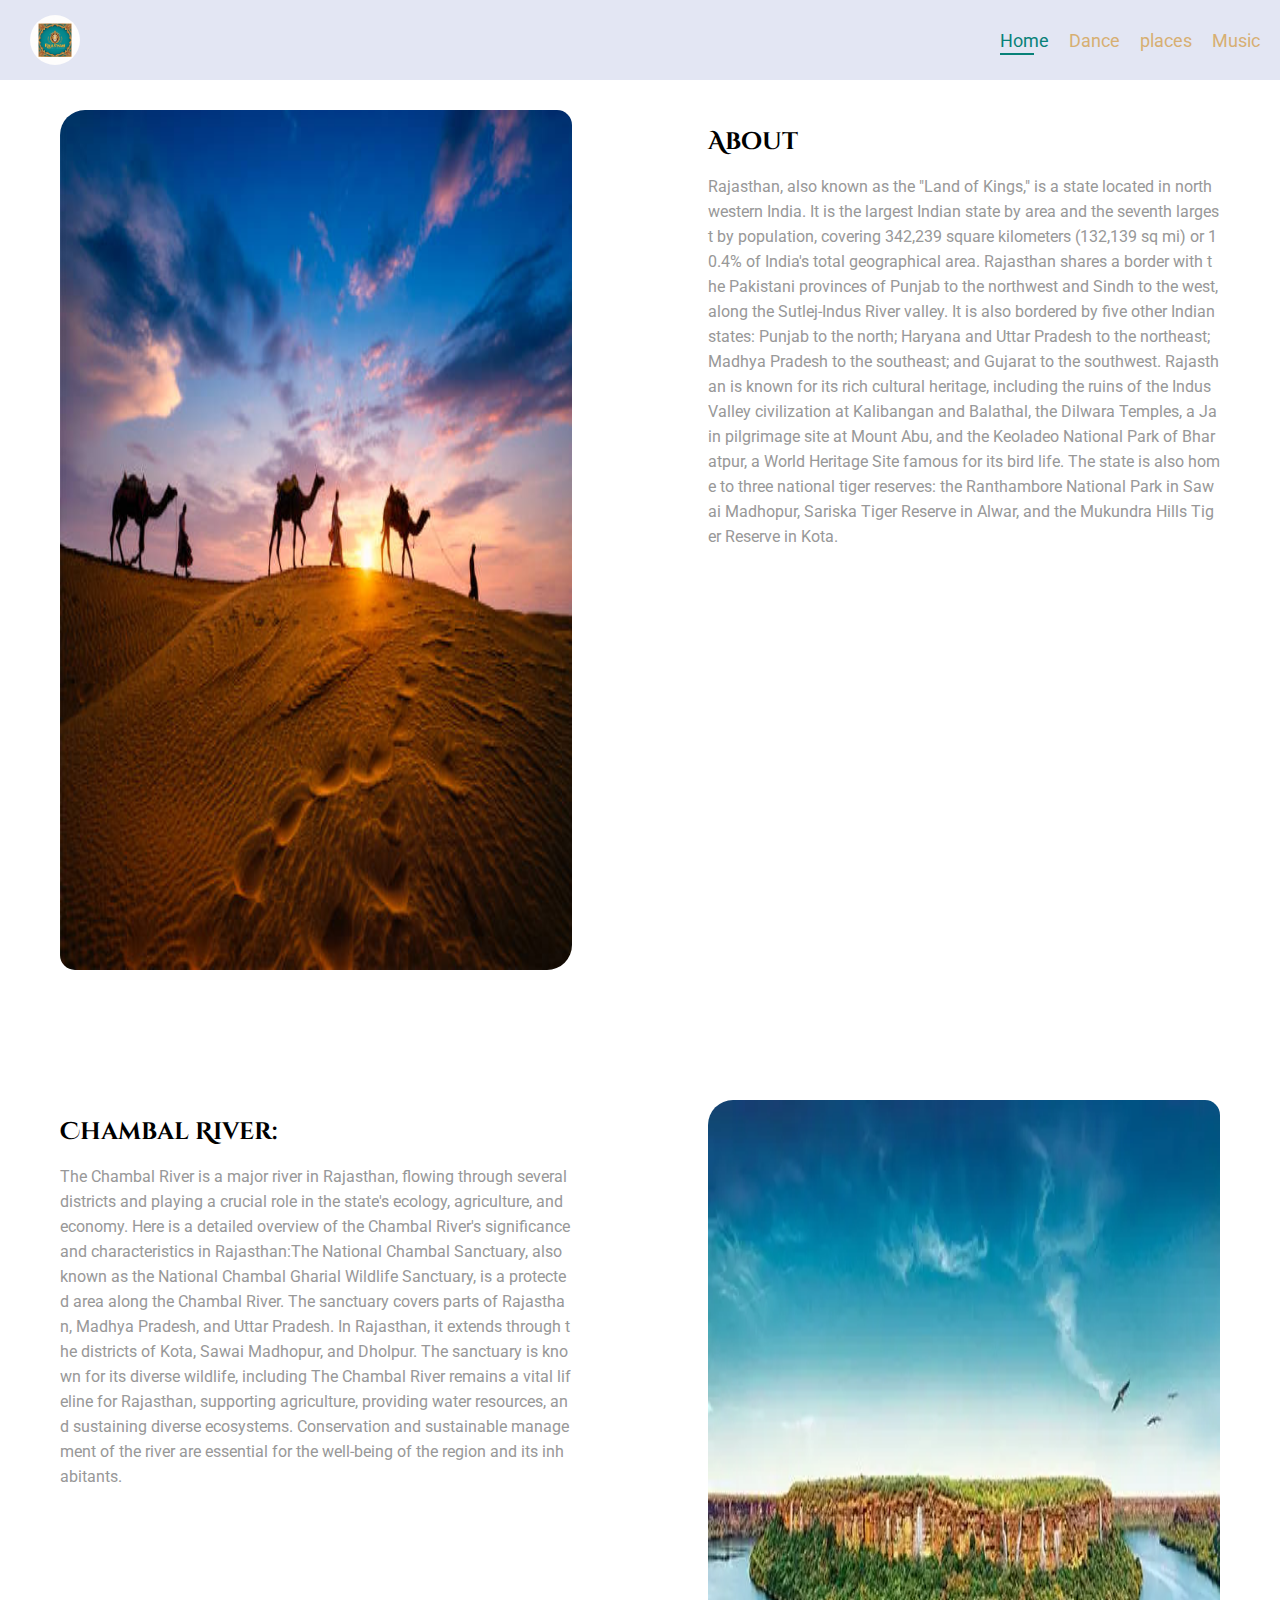
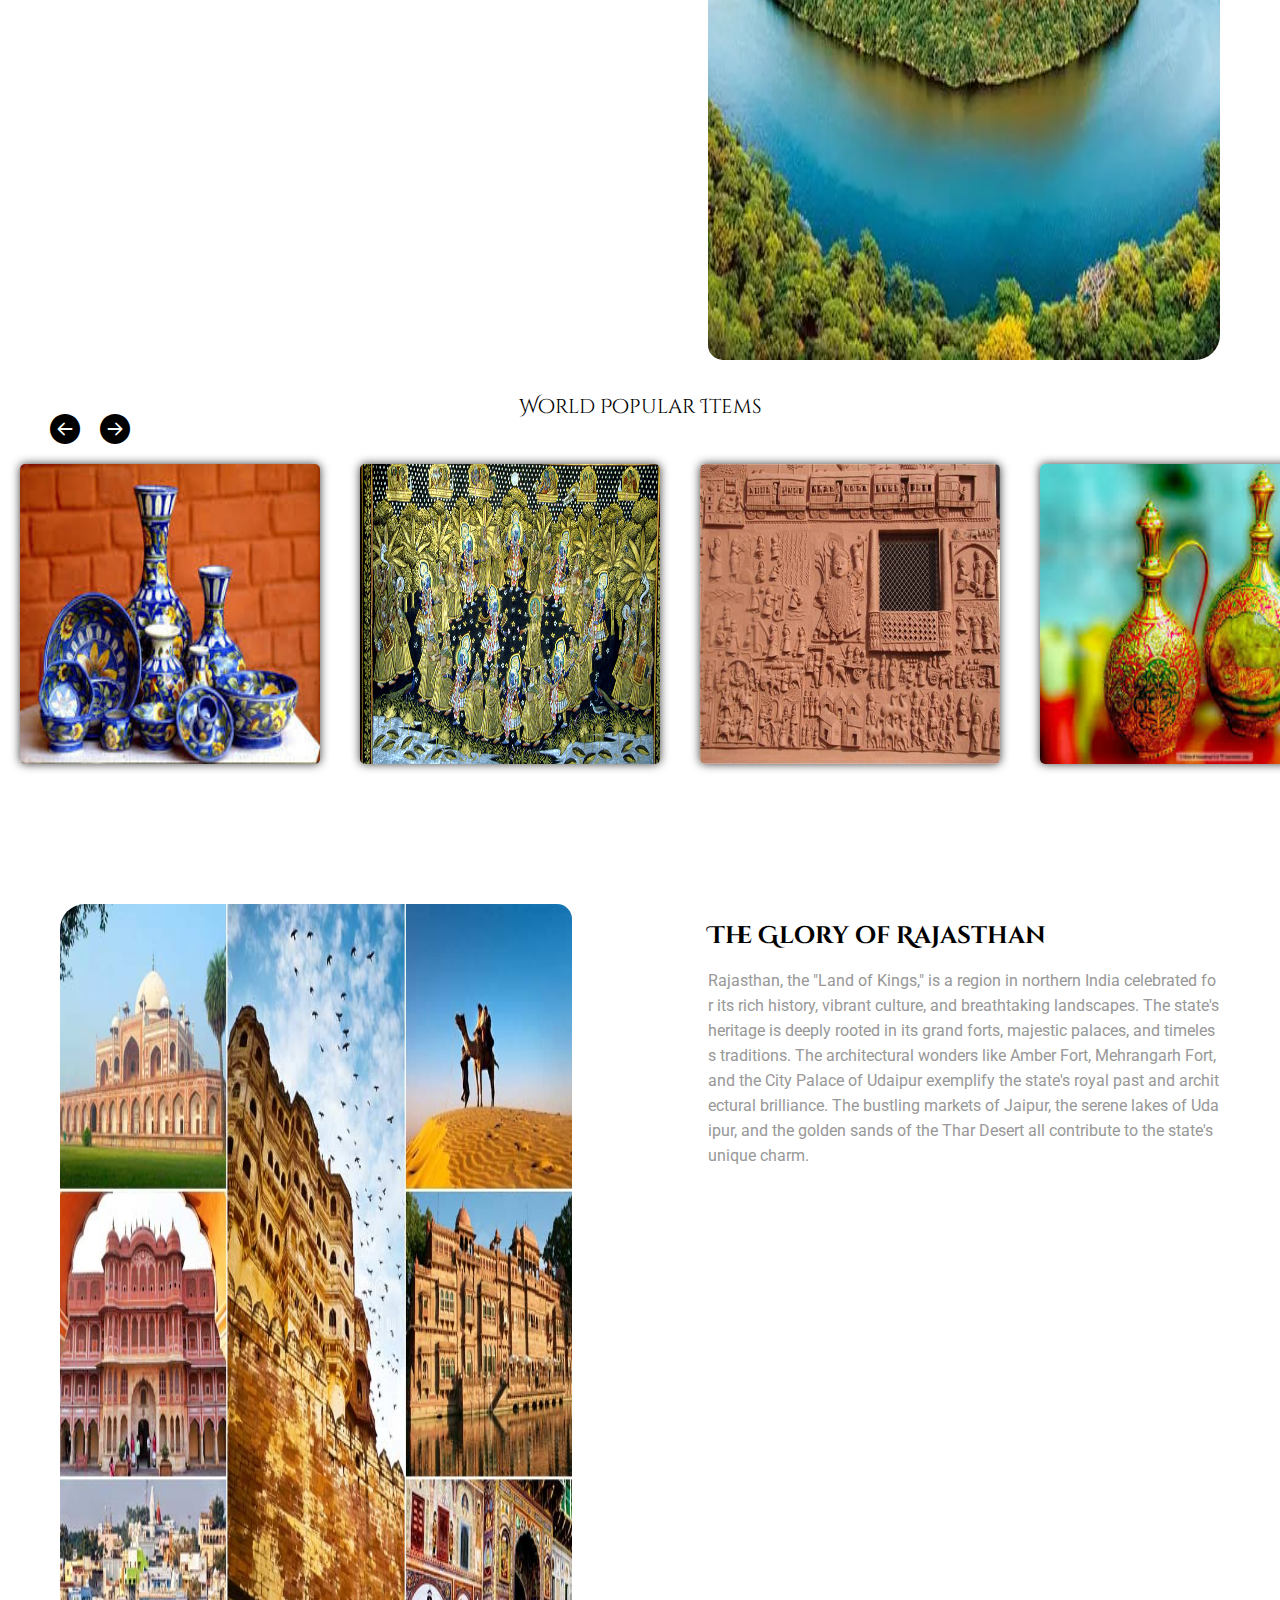
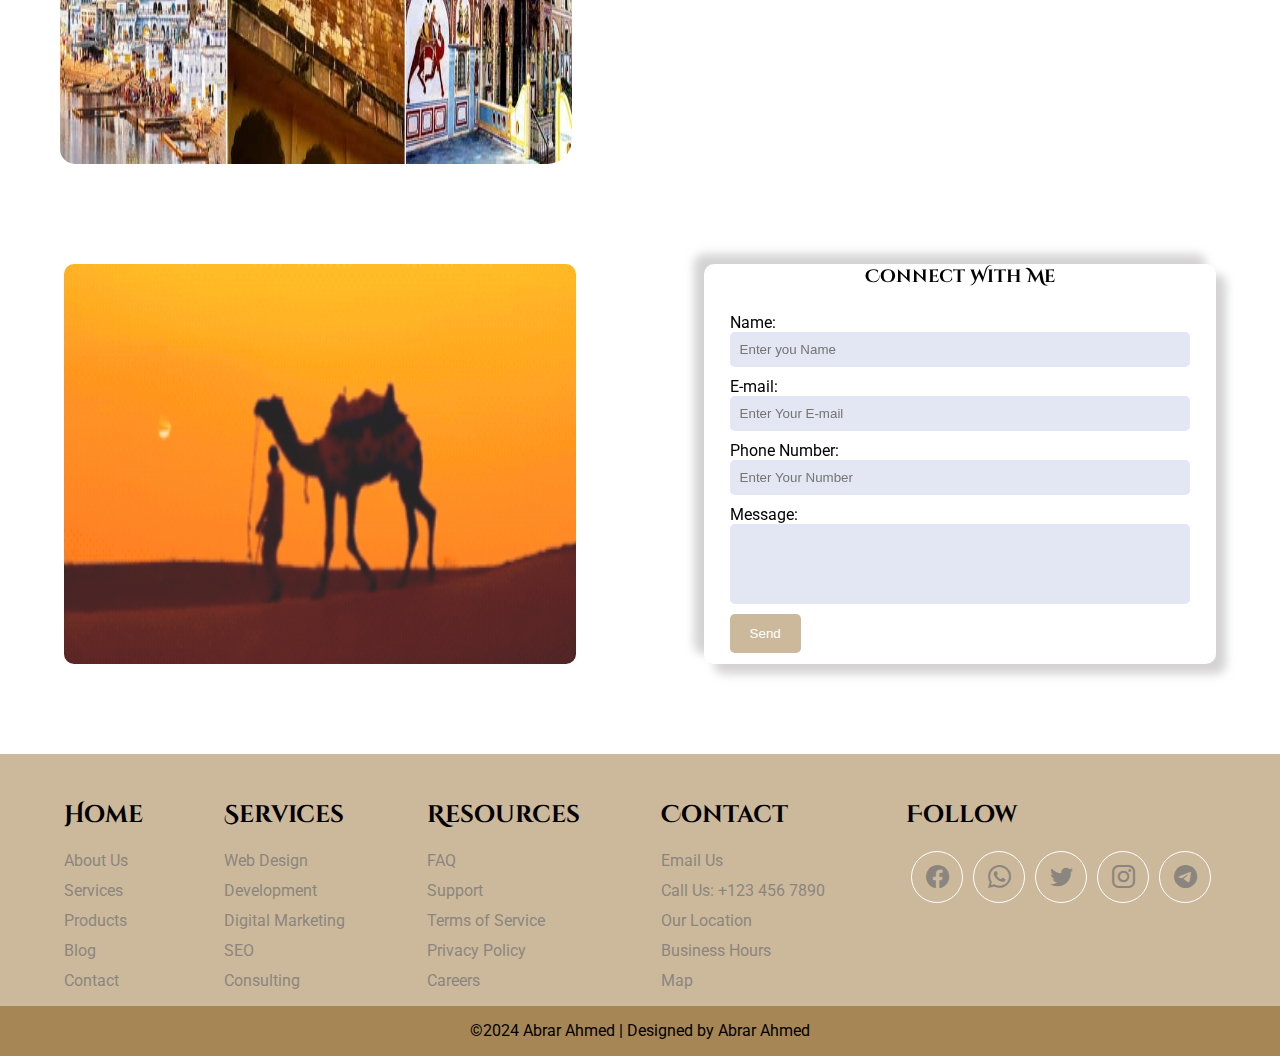
<file: index.html>
<html lang="en">

<head>
    <link rel="icon" href="logo_img.jpg">
    <meta charset="UTF-8">
    <meta name="viewport" content="width=device-width, initial-scale=1.0">
    <title>Rajasthan</title>
    <link rel="stylesheet" href="./style.css">
    <link rel="stylesheet" href="https://cdn.jsdelivr.net/npm/bootstrap-icons@1.11.3/font/bootstrap-icons.min.css">
</head>

<body>

    <!-- header section -->
    <header>
        <nav class="navbar">
            <div class="logo"><img src="logo.gif" alt=""></div>
            <ul class="nav-links">
                <li><a href="./index.html" class="active">Home</a></li>
                <li><a href="./dance.html">Dance</a></li>
                <li><a href="./place.html">places</a></li>
                <li><a href="./Music.html">Music</a></li>
            </ul>
            <div class="burger">
                <div class="line1"></div>
                <div class="line2"></div>
                <div class="line3"></div>
            </div>
            <div class="close" id="close">
                <i class="bi bi-x-lg"></i>
            </div>

        </nav>
    </header>

    <!--Intro section  -->
    <section class="intro">
        <div class="left">
            <img src="Home/h1.jpg" alt="">
        </div>
        <div class="right">
            <div class="heading">
                <h1>About</h1>
            </div>
            <div class="info">
                <p>Rajasthan, also known as the "Land of Kings," is a state located in northwestern India. It is the
                    largest Indian state by area and the seventh largest by population, covering 342,239 square
                    kilometers (132,139 sq mi) or 10.4% of India's total geographical area. Rajasthan shares a border
                    with the Pakistani provinces of Punjab to the northwest and Sindh to the west, along the
                    Sutlej-Indus River valley. It is also bordered by five other Indian states: Punjab to the north;
                    Haryana and Uttar Pradesh to the northeast; Madhya Pradesh to the southeast; and Gujarat to the
                    southwest.

                    Rajasthan is known for its rich cultural heritage, including the ruins of the Indus Valley
                    civilization at Kalibangan and Balathal, the Dilwara Temples, a Jain pilgrimage site at Mount Abu,
                    and the Keoladeo National Park of Bharatpur, a World Heritage Site famous for its bird life. The
                    state is also home to three national tiger reserves: the Ranthambore National Park in Sawai
                    Madhopur, Sariska Tiger Reserve in Alwar, and the Mukundra Hills Tiger Reserve in Kota.
                </p>
            </div>
        </div>

    </section>

    <!--chambal river section  -->
    <section class="intro intro2">
        <div class="right">
            <div class="heading">
                <h1>Chambal River:</h1>
            </div>
            <div class="info">
                <p>The Chambal River is a major river in Rajasthan, flowing through several districts and playing a
                    crucial role in the state's ecology, agriculture, and economy. Here is a detailed overview of the
                    Chambal River's significance and characteristics in Rajasthan:The National Chambal Sanctuary, also
                    known as the National Chambal Gharial Wildlife Sanctuary, is a protected area along the Chambal
                    River. The sanctuary covers parts of Rajasthan, Madhya Pradesh, and Uttar Pradesh. In Rajasthan, it
                    extends through the districts of Kota, Sawai Madhopur, and Dholpur. The sanctuary is known for its
                    diverse wildlife, including
                    The Chambal River remains a vital lifeline for Rajasthan, supporting agriculture, providing water
                    resources, and sustaining diverse ecosystems. Conservation and sustainable management of the river
                    are essential for the well-being of the region and its inhabitants.
                </p>
            </div>
        </div>
        <div class="left">
            <img src="Home/h2.webp" alt="">
        </div>


    </section>

    <!-- item-section -->
    <section class="item">
        <div class="heading">
            <h1>World Popular Items</h1>
        </div>
        <div class="container">
            <div class="cards" id="cards">

                <div class="card">
                    <img src="Home/h3.jpeg" alt="">
                    <div class="content">
                        <h2>BLUE POTTERY</h2>
                        <p>Blue Pottery in Rajasthan traces its origins back to the early 19th century when it was
                            introduced to Jaipur by Sawai Ram Singh II. Inspired by the blue glazed tiles of Persian and
                            Mughal architecture, the local artisans began experimenting and soon developed a style that
                            was distinctly their own. The traditional motifs include floral patterns, animals, and
                            geometrical designs, often depicted in vibrant blue hues.</p>
                        <a href="https://en.wikipedia.org/wiki/Rajasthani_cuisine">More..</a>
                    </div>
                </div>

                <div class="card">
                    <img src="Home/h4.jpg" alt="">
                    <div class="content">
                        <h2>PHADS AND PICHWAIS</h2>
                        <p>Rajasthan, known for its rich cultural heritage, is home to various traditional art forms.
                            Among them, Phads and Pichwais are two unique and significant art styles that reflect the
                            vibrant culture, religious beliefs, and artistic excellence of the region. Both art forms
                            have their roots in the devotional practices of the people and serve as important cultural
                            artifacts.</p>
                        <a href="https://en.wikipedia.org/wiki/Rajasthani_cuisine">More..</a>
                    </div>
                </div>
                <div class="card">
                    <img src="Home/h5.jpg" alt="">
                    <div class="content">
                        <h2>TERRACOTT</h2>
                        <p>Rajasthani terracotta is a vibrant and essential part of the state’s rich cultural heritage.
                            Known for its unique designs, functional pottery, and intricate sculptures, Rajasthani
                            terracotta art showcases the skill and creativity of local artisans. This craft has been
                            passed down through generations, reflecting the traditions, stories, and daily lives of the
                            people of Rajasthan..</p>
                        <a href="https://en.wikipedia.org/wiki/Rajasthani_cuisine">More..</a>
                    </div>
                </div>
                <div class="card">
                    <img src="Home/h6.jpeg" alt="">
                    <div class="content">
                        <h2>Usta Art</h2>
                        <p>Usta art, also known as Usta painting, is a traditional form of decorative art that
                            originates from the deserts of Rajasthan, particularly from the city of Jaisalmer. Renowned
                            for its intricate designs and vibrant colors, Usta art reflects the rich cultural heritage
                            and artistic excellence of the region. This craft, which has been passed down through
                            generations, is a beautiful representation of Rajasthani traditions and stories.</p>
                        <a href="https://en.wikipedia.org/wiki/Rajasthani_cuisine">More..</a>
                    </div>
                </div>
                <div class="card">
                    <img src="Home/h7.webp" alt="">
                    <div class="content">
                        <h2>Jhodhpuri STONE CARVING</h2>
                        <p>Chambal River is a phrase that metaphorically represents a vast, diverse, and rich flow of
                            information and ideas, much like the Chambal River, which flows through central India. The
                            Chambal River is known for its deep ravines, wildlife, and historical significance, making
                            it a symbol of richness and variety. In the context of content, it suggests a continuous,
                            abundant, and dynamic stream of knowledge and creativity.</p>
                        <a href="https://en.wikipedia.org/wiki/Rajasthani_cuisine">More..</a>
                    </div>
                </div>
                <div class="card">
                    <img src="Home/h8.jpg" alt="">
                    <div class="content">
                        <h2>Bani thani </h2>
                        <p>Bani Thani is a celebrated style of Indian miniature painting that originated in the 18th
                            century in the town of Nathdwara, Rajasthan. This art form is renowned for its exquisite
                            portrayal of women, especially the idealized beauty of Bani Thani. The paintings reflect the
                            elegance, grace, and cultural richness of Rajasthani traditions, making Bani Thani a
                            significant part of Indian art history.</p>
                        <a href="https://en.wikipedia.org/wiki/Rajasthani_cuisine">More..</a>
                    </div>
                </div>
                <div class="card">
                    <img src="Home/h9.jpg" alt="">
                    <div class="content">
                        <h2>Bikaneri Textiles</h2>
                        <p>Bikaneri textiles, originating from the city of Bikaner in Rajasthan, are renowned for their
                            vibrant colors, intricate patterns, and traditional craftsmanship. The textile industry in
                            Bikaner has a rich history, deeply rooted in the cultural heritage of the region. From
                            handwoven fabrics to embroidered pieces, Bikaneri textiles reflect the artistic skills and
                            creativity of local artisans.</p>
                        <a href="https://en.wikipedia.org/wiki/Rajasthani_cuisine">More..</a>
                    </div>
                </div>
                <div class="card">
                    <img src="Home/h10.jpg" alt="">
                    <div class="content">
                        <h2>Meira Jewellery</h2>
                        <p>Jewellery has always been an important part of the bridal attire in almost all cultures in
                            India. But in Rajasthan, jewellery is like attire in itself. A Rajasthani jewellery set is
                            an expression of the age-old customs and traditional wear of the women of the state. The
                            nostalgia and charm of it are truly unbeatable. Let’s take a look at different elements that
                            make a true Rajputi jewellery set.</p>
                        <a href="https://en.wikipedia.org/wiki/Rajasthani_cuisine">More..</a>
                    </div>
                </div>
                <div class="card">
                    <img src="Home/h11.jpg" alt="">
                    <div class="content">
                        <h2>Camel Safari</h2>
                        <p>The main reason people go to Jaisalmer, an ancient Fort city, is to ride a camel through the
                            rolling sand dunes of the Thar Desert. Some will tell you this is “too touristy”, but not
                            me! I loved every bit of it. Although, I do hate to think that someone would come all the
                            way to Jaisalmer and only do the safari. Jaisalmer has much more to offer, so give yourself
                            adequate time.</p>
                        <a href="https://en.wikipedia.org/wiki/Rajasthani_cuisine">More..</a>
                    </div>
                </div>

            </div>
            <div class="move">
                <i class="bi bi-arrow-left-circle-fill" id="left_icon"></i>
                <i class="bi bi-arrow-right-circle-fill" id="right_icon"></i>

            </div>
        </div>
    </section>

    <!--glory section -->
    <section class="intro">
        <div class="left">
            <img src="Home/h13.jpg" alt="">
        </div>
        <div class="right">
            <div class="heading">
                <h1>The Glory of Rajasthan</h1>
            </div>
            <div class="info">
                <p>Rajasthan, the "Land of Kings," is a region in northern India celebrated for its rich history,
                    vibrant culture, and breathtaking landscapes. The state's heritage is deeply rooted in its grand
                    forts, majestic palaces, and timeless traditions. The architectural wonders like Amber Fort,
                    Mehrangarh Fort, and the City Palace of Udaipur exemplify the state's royal past and architectural
                    brilliance. The bustling markets of Jaipur, the serene lakes of Udaipur, and the golden sands of the
                    Thar Desert all contribute to the state's unique charm.
                </p>
            </div>
        </div>

    </section>


    <!-- Form section -->
    <section class="form">
        <div class="img_side">
            <img src="Home/h12.gif" alt="">
        </div>
        <div class="form_side">
            <h4>Connect With Me</h4>
            <form>
                <div class="form-group">
                    <label for="name">Name:</label>
                    <input type="text" id="name" name="name" required placeholder="Enter you Name">
                </div>
                <div class="form-group">
                    <label for="email">E-mail:</label>
                    <input type="email" id="email" name="email" required placeholder="Enter Your E-mail">
                </div>
                <div class="form-group">
                    <label for="phone">Phone Number:</label>
                    <input type="text" id="phone" name="phone" required placeholder="Enter Your Number">
                </div>
                <div class="form-group">
                    <label for="message">Message:</label>
                    <textarea id="message" name="message" rows="4" required placeholder=""></textarea>
                </div>
                <button type="submit">Send</button>
            </form>


        </div>
    </section>

    <!-- footer section -->
    <footer class="hm">
        <div class="foot">
            <li>
                <h1>Home</h1>
                <a href="#about">About Us</a>
                <a href="#services">Services</a>
                <a href="#products">Products</a>
                <a href="#blog">Blog</a>
                <a href="#contact">Contact</a>
            </li>
            <li>
                <h1>Services</h1>
                <a href="#web-design">Web Design</a>
                <a href="#development">Development</a>
                <a href="#marketing">Digital Marketing</a>
                <a href="#seo">SEO</a>
                <a href="#consulting">Consulting</a>
            </li>
            <li>
                <h1>Resources</h1>
                <a href="#faq">FAQ</a>
                <a href="#support">Support</a>
                <a href="#terms">Terms of Service</a>
                <a href="#privacy">Privacy Policy</a>
                <a href="#careers">Careers</a>
            </li>
            <li>
                <h1>Contact</h1>
                <a href="mailto:info@yourwebsite.com">Email Us</a>
                <a href="tel:+1234567890">Call Us: +123 456 7890</a>
                <a href="#location">Our Location</a>
                <a href="#hours">Business Hours</a>
                <a href="#map">Map</a>
            </li>

            <li class="icon">
                <h1>Follow</h1>
                <div class="icons">
                    <a href="#"><i class="bi bi-facebook"></i></a>
                    <a href="#"><i class="bi bi-whatsapp"></i></a>
                    <a href="#"><i class="bi bi-twitter"></i></a>
                    <a href="#"><i class="bi bi-instagram"></i></a>
                    <a href="#"><i class="bi bi-telegram"></i></a>
                </div>
            </li>
        </div>
        <div class="copy_right">
            <p>&copy;2024 Abrar Ahmed | Designed by Abrar Ahmed</p>
        </div>

    </footer>


    <script src="./script.js"></script>
</body>

</html>
</file>
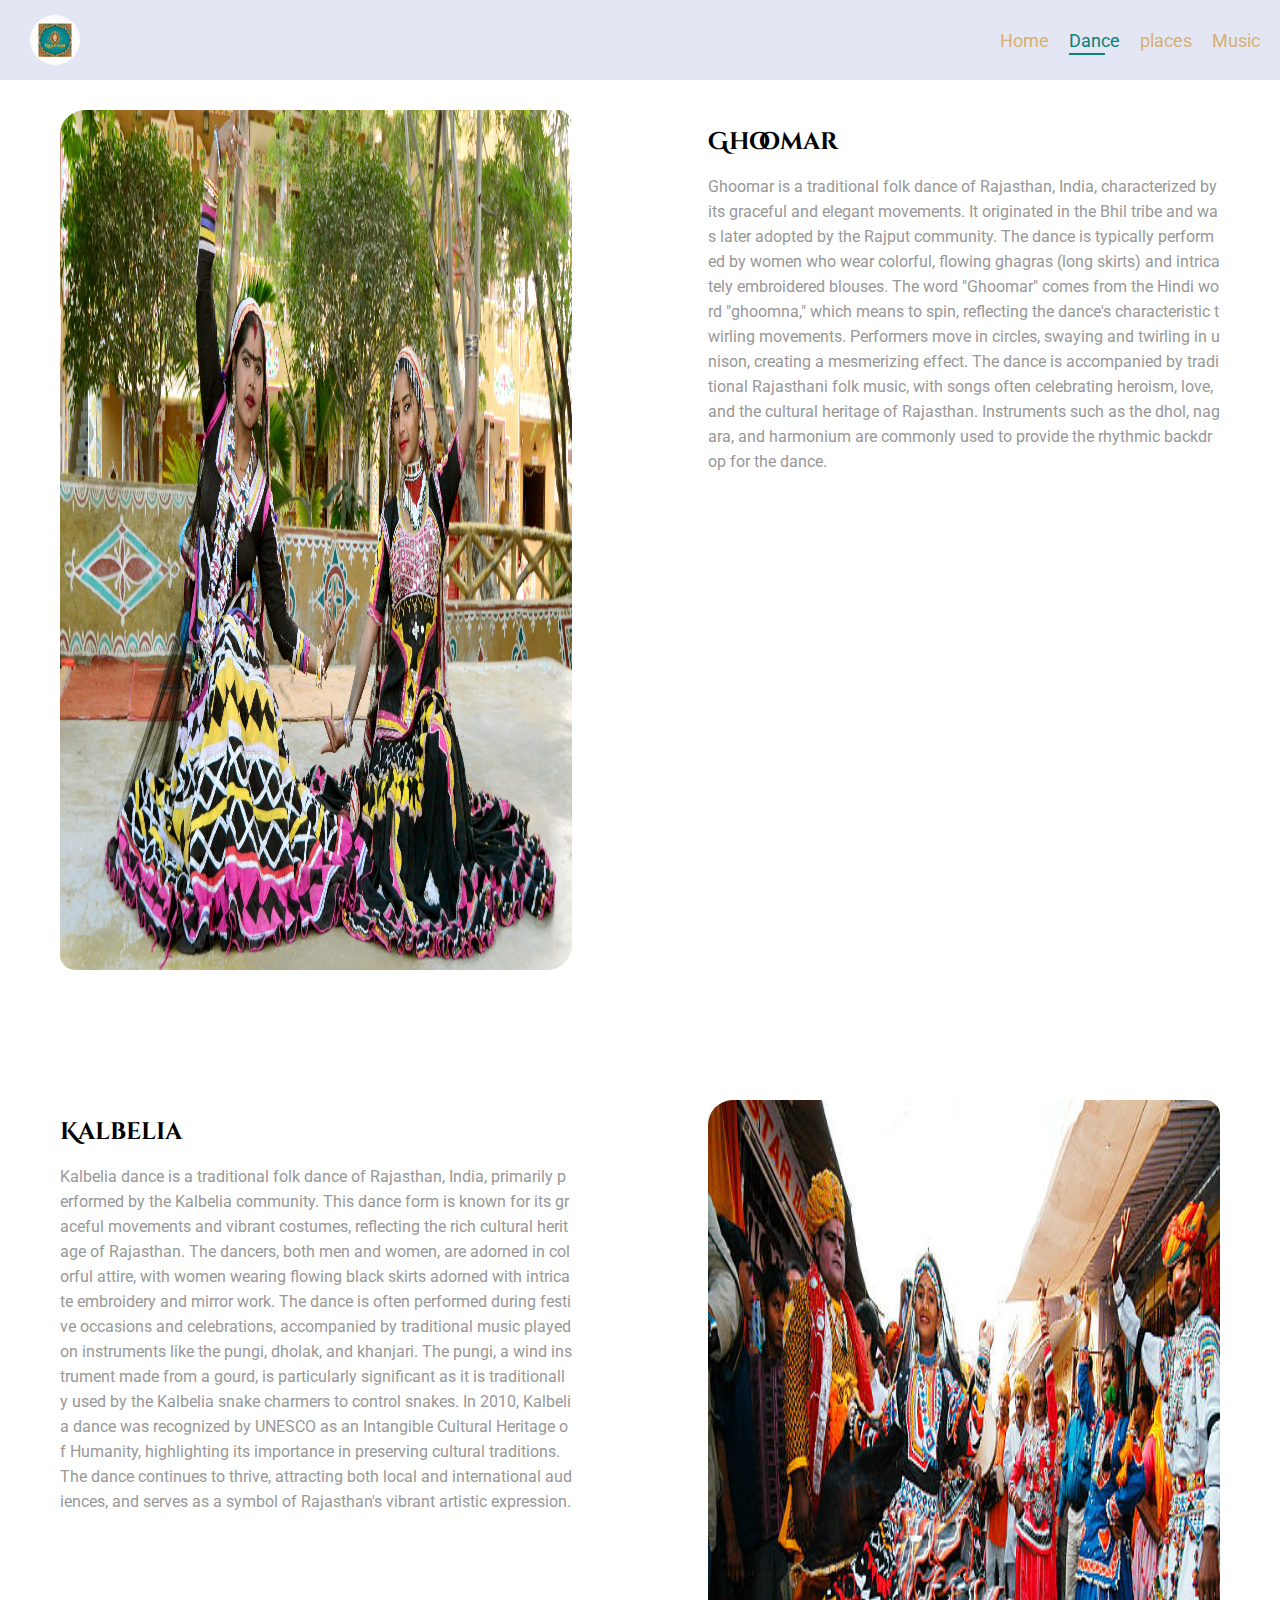
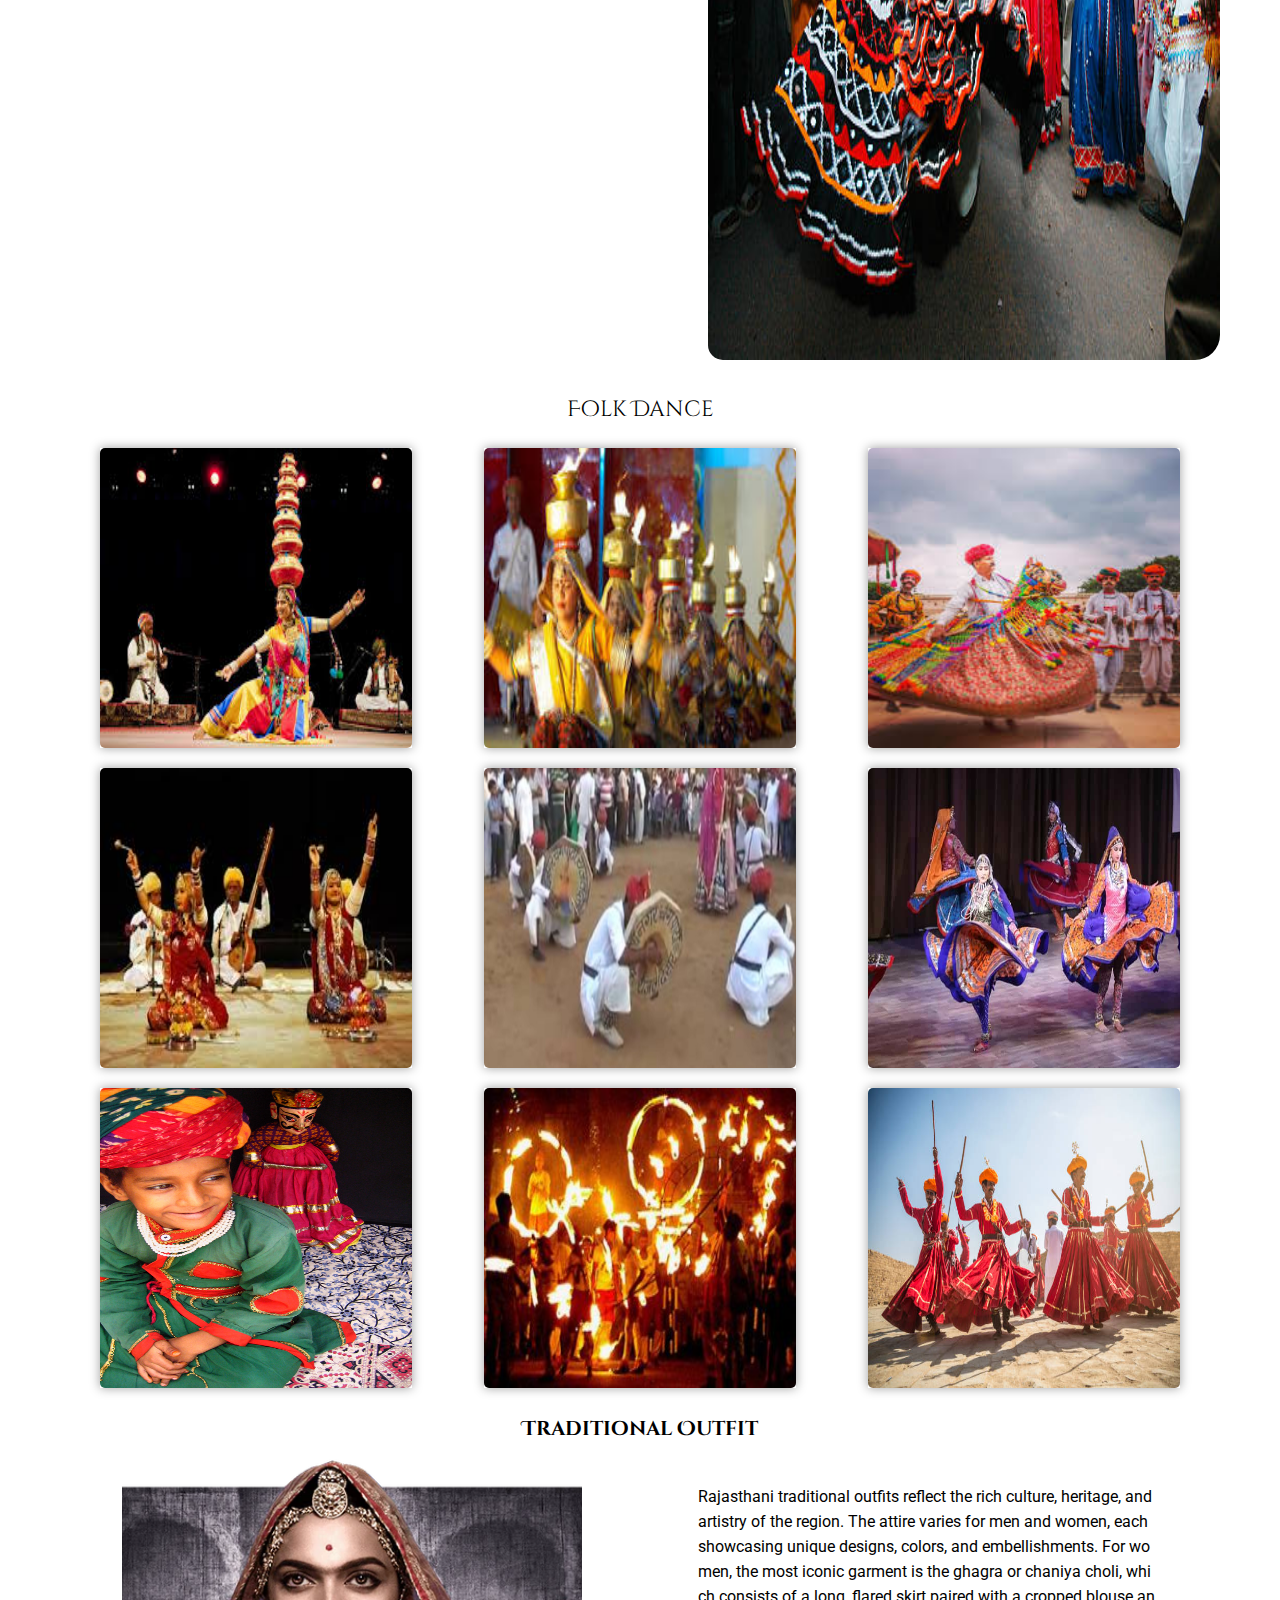
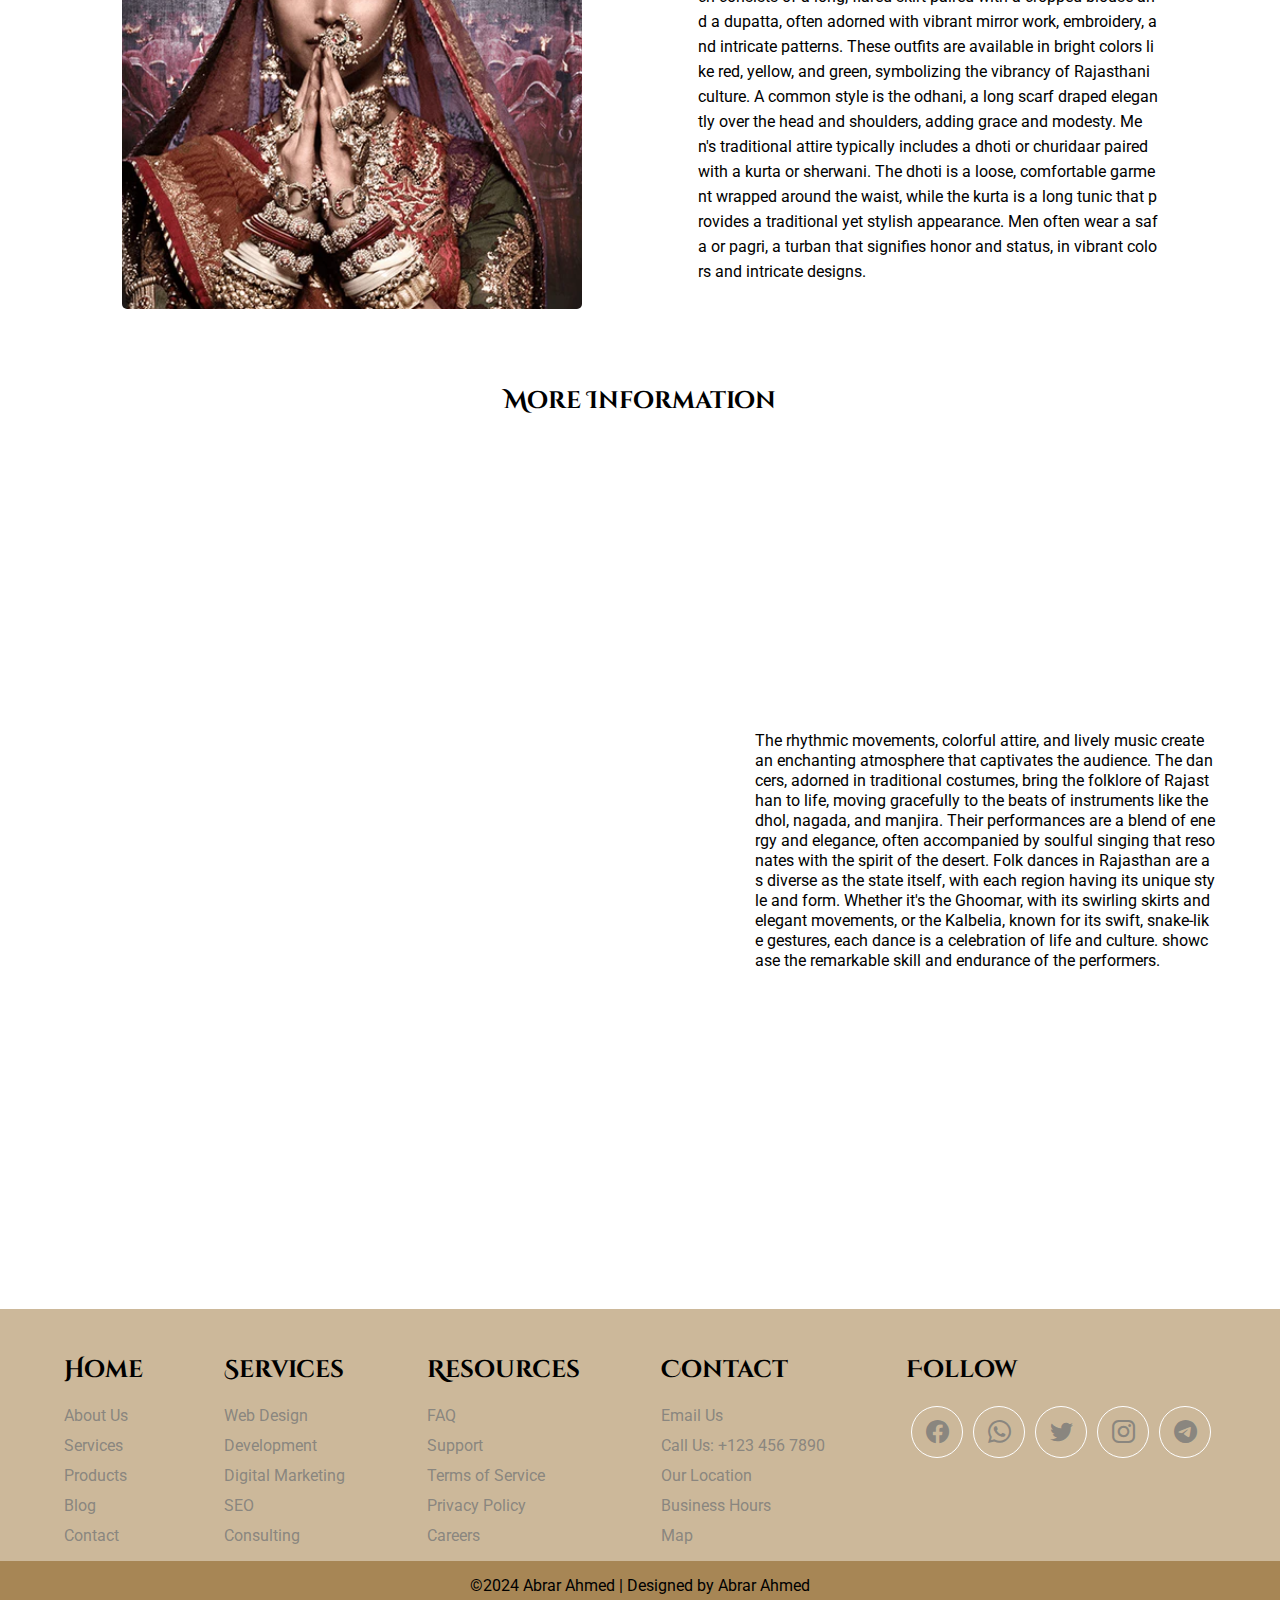
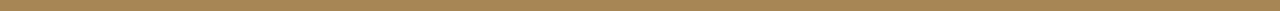
<file: dance.html>
<html lang="en">

<head>
    <link rel="icon" href="./logo_img.jpg">
    <meta charset="UTF-8">
    <meta name="viewport" content="width=device-width, initial-scale=1.0">
    <title>Dance</title>
    <link rel="stylesheet" href="./style.css">
    <link rel="stylesheet" href="https://cdn.jsdelivr.net/npm/bootstrap-icons@1.11.3/font/bootstrap-icons.min.css">
</head>

<body>
    <!-- header section -->
    <header>
        <nav class="navbar">
            <div class="logo"><img src="./logo.gif" alt=""></div>
            <ul class="nav-links">
                <li><a href="./index.html">Home</a></li>
                <li><a href="./dance.html" class="active">Dance</a></li>
                <li><a href="./place.html">places</a></li>
                <li><a href="./Music.html">Music</a></li>
            </ul>
            <div class="burger">
                <div class="line1"></div>
                <div class="line2"></div>
                <div class="line3"></div>
            </div>
            <div class="close" id="close">
                <i class="bi bi-x-lg"></i>
            </div>

        </nav>
    </header>

    <!--Intro section  -->
    <section class="intro" id="Ghoomar">
        <div class="left">
            <img src="./dance/d1.jpg" alt="">
        </div>
        <div class="right">
            <div class="heading">
                <h1>Ghoomar</h1>
            </div>
            <div class="info">
                <p>
                    Ghoomar is a traditional folk dance of Rajasthan, India, characterized by its graceful and elegant
                    movements. It originated in the Bhil tribe and was later adopted by the Rajput community. The dance
                    is typically performed by women who wear colorful, flowing ghagras (long skirts) and intricately
                    embroidered blouses. The word "Ghoomar" comes from the Hindi word "ghoomna," which means to spin,
                    reflecting the dance's characteristic twirling movements.

                    Performers move in circles, swaying and twirling in unison, creating a mesmerizing effect. The dance
                    is accompanied by traditional Rajasthani folk music, with songs often celebrating heroism, love, and
                    the cultural heritage of Rajasthan. Instruments such as the dhol, nagara, and harmonium are commonly
                    used to provide the rhythmic backdrop for the dance.
                </p>
            </div>
        </div>

    </section>

    <!--chambal river section  -->
    <section class="intro intro2" id="information">
        <div class="right">
            <div class="heading">
                <h1>Kalbelia </h1>
            </div>
            <div class="info">
                <p>Kalbelia dance is a traditional folk dance of Rajasthan, India, primarily performed by the Kalbelia
                    community. This dance form is known for its graceful movements and vibrant costumes, reflecting the
                    rich cultural heritage of Rajasthan. The dancers, both men and women, are adorned in colorful
                    attire, with women wearing flowing black skirts adorned with intricate embroidery and mirror work.

                    The dance is often performed during festive occasions and celebrations, accompanied by traditional
                    music played on instruments like the pungi, dholak, and khanjari. The pungi, a wind instrument made
                    from a gourd, is particularly significant as it is traditionally used by the Kalbelia snake charmers
                    to control snakes.
                    In 2010, Kalbelia dance was recognized by UNESCO as an Intangible Cultural Heritage of Humanity,
                    highlighting its importance in preserving cultural traditions. The dance continues to thrive,
                    attracting both local and international audiences, and serves as a symbol of Rajasthan's vibrant
                    artistic expression.
                </p>
            </div>
        </div>
        <div class="left">
            <img src="./dance/d2.jpg" alt="">
        </div>


    </section>

    <!-- da_cards section -->
    <section class="da_cards">
        <h1>Folk Dance</h1>
        <div class="cards">

            <div class="card">
                <div class="up">
                    <img src="./dance/d3.jpeg" alt="">
                </div>
                <div class="down">
                    <h1>Bhavai dance</h1>
                    <video autoplay muted loop>
                        <source src="v1.mp4">
                        </source>
                    </video>
                </div>
            </div>


            <div class="card">
                <div class="up">
                    <img src="./dance/d4.jpeg" alt="">
                </div>
                <div class="down">
                    <h1>Chari dance</h1>
                    <video autoplay muted loop>
                        <source src="v1.mp4">
                        </source>
                    </video>
                </div>
            </div>


            <div class="card">
                <div class="up">
                    <img src="./dance/d5.jpeg" alt="">
                </div>
                <div class="down">
                    <h1>Kachhi Ghodi dance</h1>
                    <video autoplay muted loop>
                        <source src="v1.mp4">
                        </source>
                    </video>
                </div>
            </div>


            <div class="card">
                <div class="up">
                    <img src="./dance/d6.jpeg" alt="">
                </div>
                <div class="down">
                    <h1>Terah Taali dance</h1>
                    <video autoplay muted loop>
                        <source src="v1.mp4">
                        </source>
                    </video>
                </div>
            </div>


            <div class="card">
                <div class="up">
                    <img src="./dance/d7.jpg" alt="">
                </div>
                <div class="down">
                    <h1>Gair dance</h1>
                    <video autoplay muted loop>
                        <source src="v1.mp4">
                        </source>
                    </video>
                </div>
            </div>


            <div class="card">
                <div class="up">
                    <img src="./dance/d8.jpg" alt="">
                </div>
                <div class="down">
                    <h1>Chakri dance</h1>
                    <video autoplay muted loop>
                        <source src="v1.mp4">
                        </source>
                    </video>
                </div>
            </div>


            <div class="card">
                <div class="up">
                    <img src="./dance/d9.jpg" alt="">
                </div>
                <div class="down">
                    <h1>Kathputli</h1>
                    <video autoplay muted loop>
                        <source src="v1.mp4">
                        </source>
                    </video>
                </div>
            </div>


            <div class="card">
                <div class="up">
                    <img src="./dance/d10.jpg" alt="">
                </div>
                <div class="down">
                    <h1>Agni dance</h1>
                    <video autoplay muted loop>
                        <source src="v1.mp4">
                        </source>
                    </video>
                </div>
            </div>


            <div class="card">
                <div class="up">
                    <img src="./dance/d11.jpg" alt="">
                </div>
                <div class="down">
                    <h1>Chang</h1>
                    <video autoplay muted loop>
                        <source src="v1.mp4">
                        </source>
                    </video>
                </div>
            </div>

        </div>
    </section>

    <!-- jewelry section -->
    <section class="jewelrys">
        <h2>Traditional Outfit</h2>
        <div class="side">
            <div class="jewelry">
            </div>
            <div class="info">
                <p>Rajasthani traditional outfits reflect the rich culture, heritage, and artistry of the region. The
                    attire varies for men and women, each showcasing unique designs, colors, and embellishments.

                    For women, the most iconic garment is the ghagra or chaniya choli, which consists of a long, flared
                    skirt paired with a cropped blouse and a dupatta, often adorned with vibrant mirror work,
                    embroidery, and intricate patterns. These outfits are available in bright colors like red, yellow,
                    and green, symbolizing the vibrancy of Rajasthani culture. A common style is the odhani, a long
                    scarf draped elegantly over the head and shoulders, adding grace and modesty.

                    Men's traditional attire typically includes a dhoti or churidaar paired with a kurta or sherwani.
                    The dhoti is a loose, comfortable garment wrapped around the waist, while the kurta is a long tunic
                    that provides a traditional yet stylish appearance. Men often wear a safa or pagri, a turban that
                    signifies honor and status, in vibrant colors and intricate designs.</p>
            </div>
        </div>
    </section>


    <!-- information section -->
    <section class="information">
        <h1>More Information</h1>
        <div class="sub">
            <div class="video">
                <iframe width="560" height="315" src="https://www.youtube.com/embed/320wMe_JzFU?si=fiAQisvYCtazvMbh"
                    title="YouTube video player" frameborder="0"
                    allow="accelerometer; autoplay; clipboard-write; encrypted-media; gyroscope; picture-in-picture; web-share"
                    referrerpolicy="strict-origin-when-cross-origin" allowfullscreen></iframe>
            </div>
            <div class="content">
                <p>The rhythmic movements, colorful attire, and lively music create an enchanting atmosphere that
                    captivates the audience. The dancers, adorned in traditional costumes, bring the folklore of
                    Rajasthan to life, moving gracefully to the beats of instruments like the dhol, nagada, and manjira.
                    Their performances are a blend of energy and elegance, often accompanied by soulful singing that
                    resonates with the spirit of the desert.
                    Folk dances in Rajasthan are as diverse as the state itself, with each region having its unique
                    style and form. Whether it's the Ghoomar, with its swirling skirts and elegant movements, or the
                    Kalbelia, known for its swift, snake-like gestures, each dance is a celebration of life and culture.
                    showcase the remarkable skill and endurance of the performers.</p>
            </div>
        </div>
    </section>


    <!-- footer section -->
    <footer>
        <div class="foot">
            <li>
                <h1>Home</h1>
                <a href="#about">About Us</a>
                <a href="#services">Services</a>
                <a href="#products">Products</a>
                <a href="#blog">Blog</a>
                <a href="#contact">Contact</a>
            </li>
            <li>
                <h1>Services</h1>
                <a href="#web-design">Web Design</a>
                <a href="#development">Development</a>
                <a href="#marketing">Digital Marketing</a>
                <a href="#seo">SEO</a>
                <a href="#consulting">Consulting</a>
            </li>
            <li>
                <h1>Resources</h1>
                <a href="#faq">FAQ</a>
                <a href="#support">Support</a>
                <a href="#terms">Terms of Service</a>
                <a href="#privacy">Privacy Policy</a>
                <a href="#careers">Careers</a>
            </li>
            <li>
                <h1>Contact</h1>
                <a href="mailto:info@yourwebsite.com">Email Us</a>
                <a href="tel:+1234567890">Call Us: +123 456 7890</a>
                <a href="#location">Our Location</a>
                <a href="#hours">Business Hours</a>
                <a href="#map">Map</a>
            </li>

            <li class="icon">
                <h1>Follow</h1>
                <div class="icons">
                    <a href="#"><i class="bi bi-facebook"></i></a>
                    <a href="#"><i class="bi bi-whatsapp"></i></a>
                    <a href="#"><i class="bi bi-twitter"></i></a>
                    <a href="#"><i class="bi bi-instagram"></i></a>
                    <a href="#"><i class="bi bi-telegram"></i></a>
                </div>
            </li>
        </div>
        <div class="copy_right">
            <p>&copy;2024 Abrar Ahmed | Designed by Abrar Ahmed</p>
        </div>

    </footer>




    <script src="./script.js"></script>
</body>

</html>
</file>
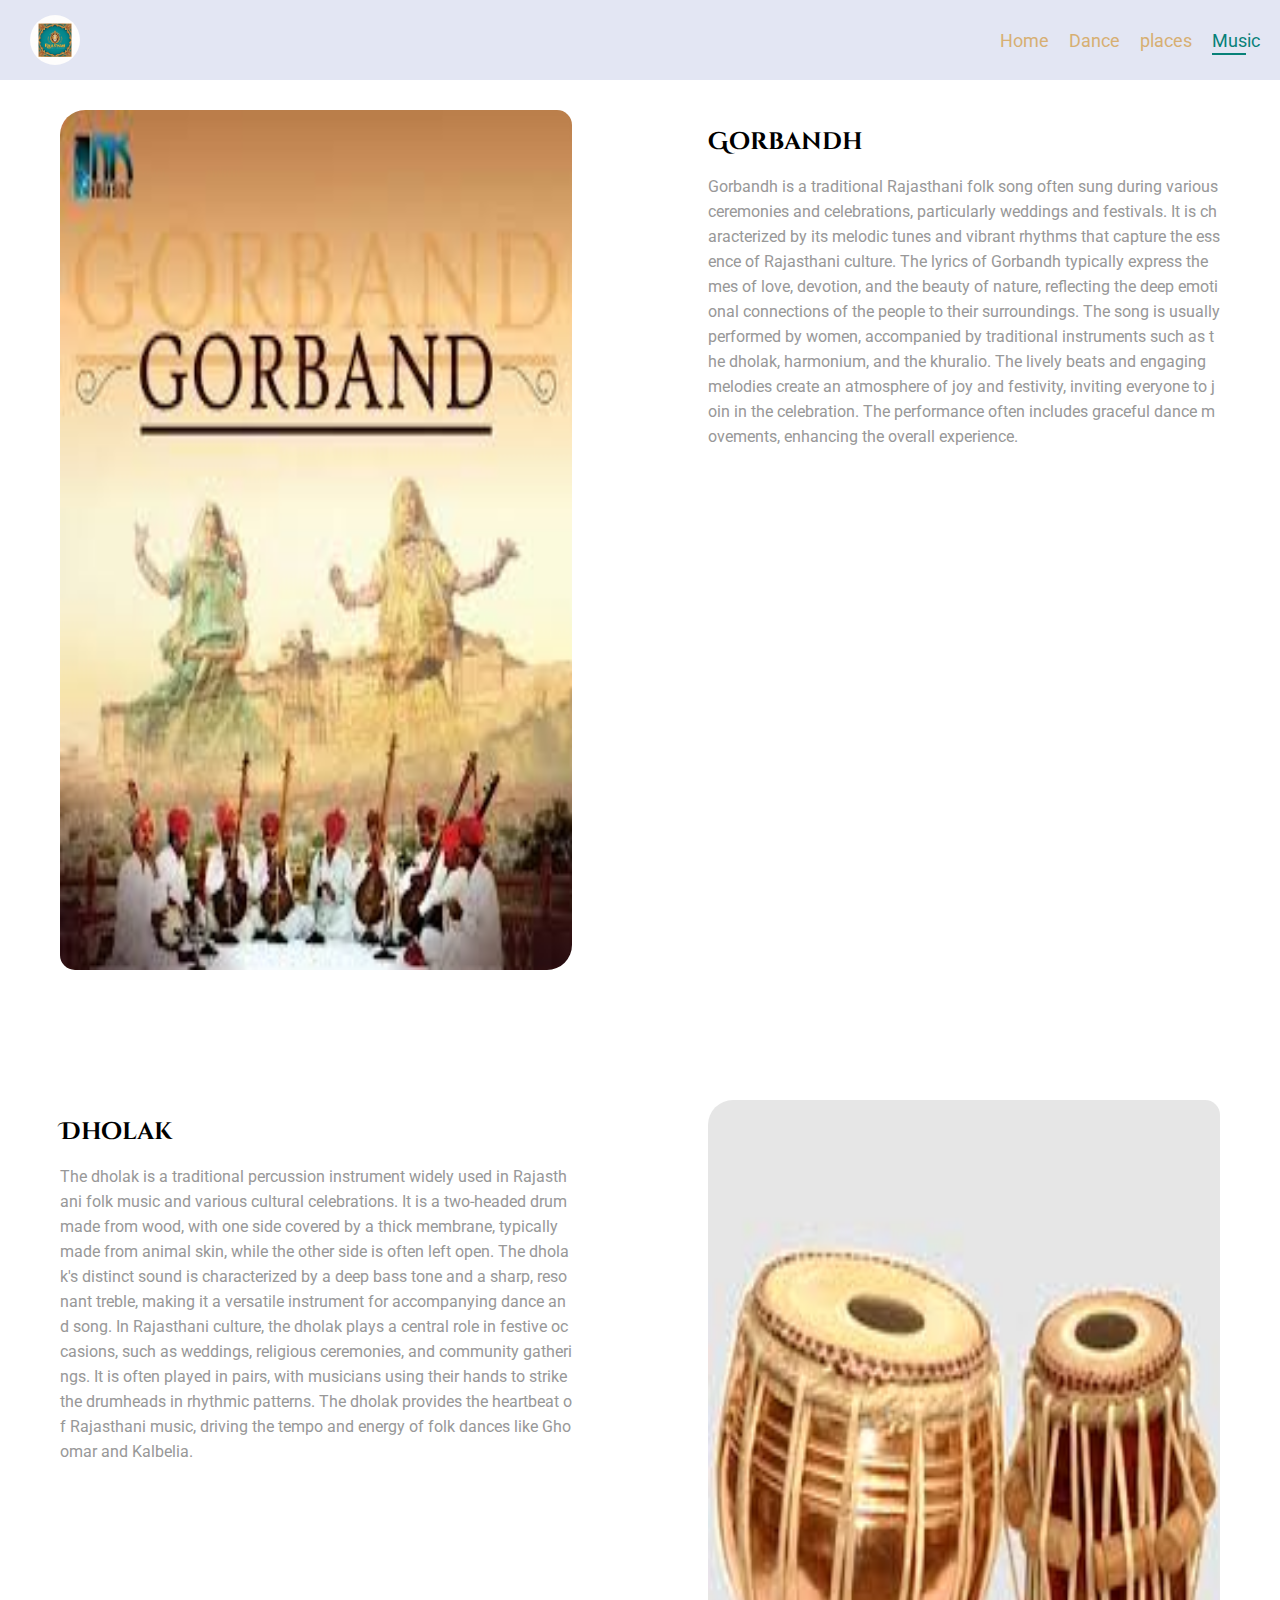
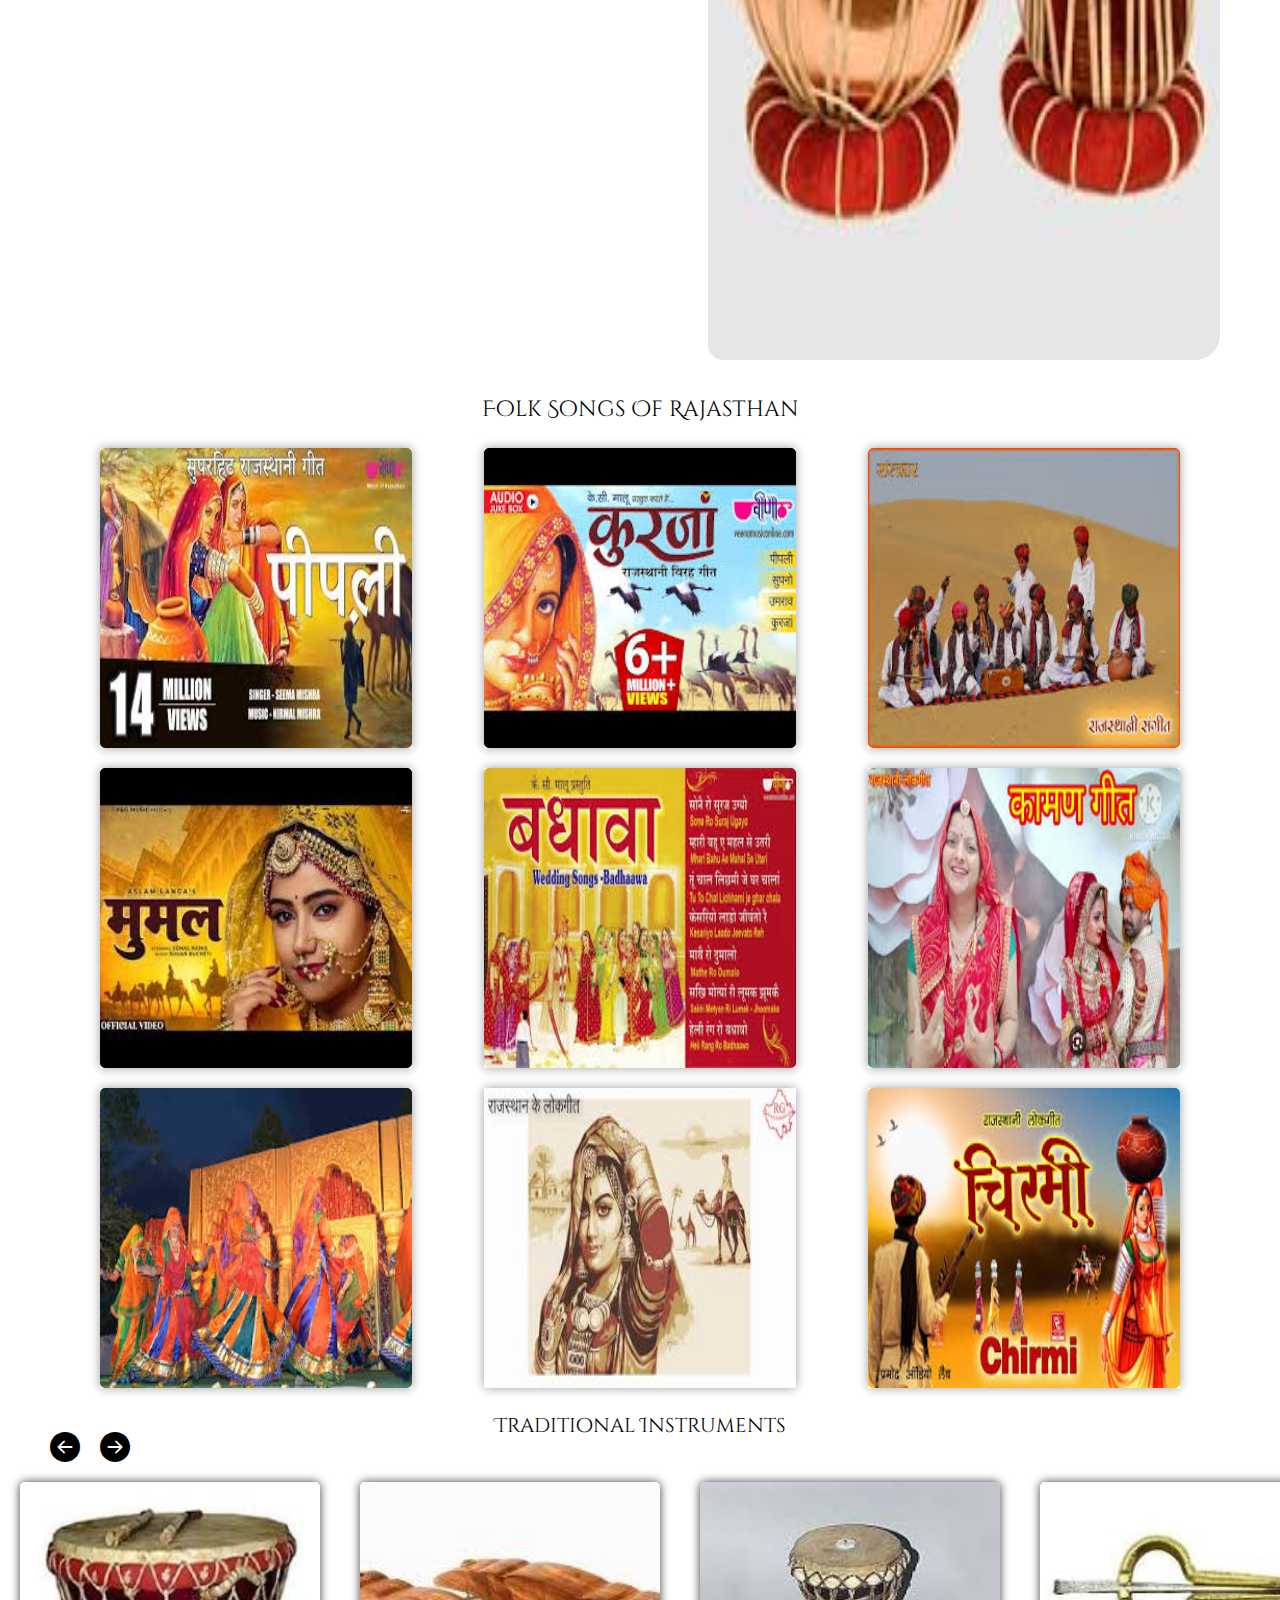
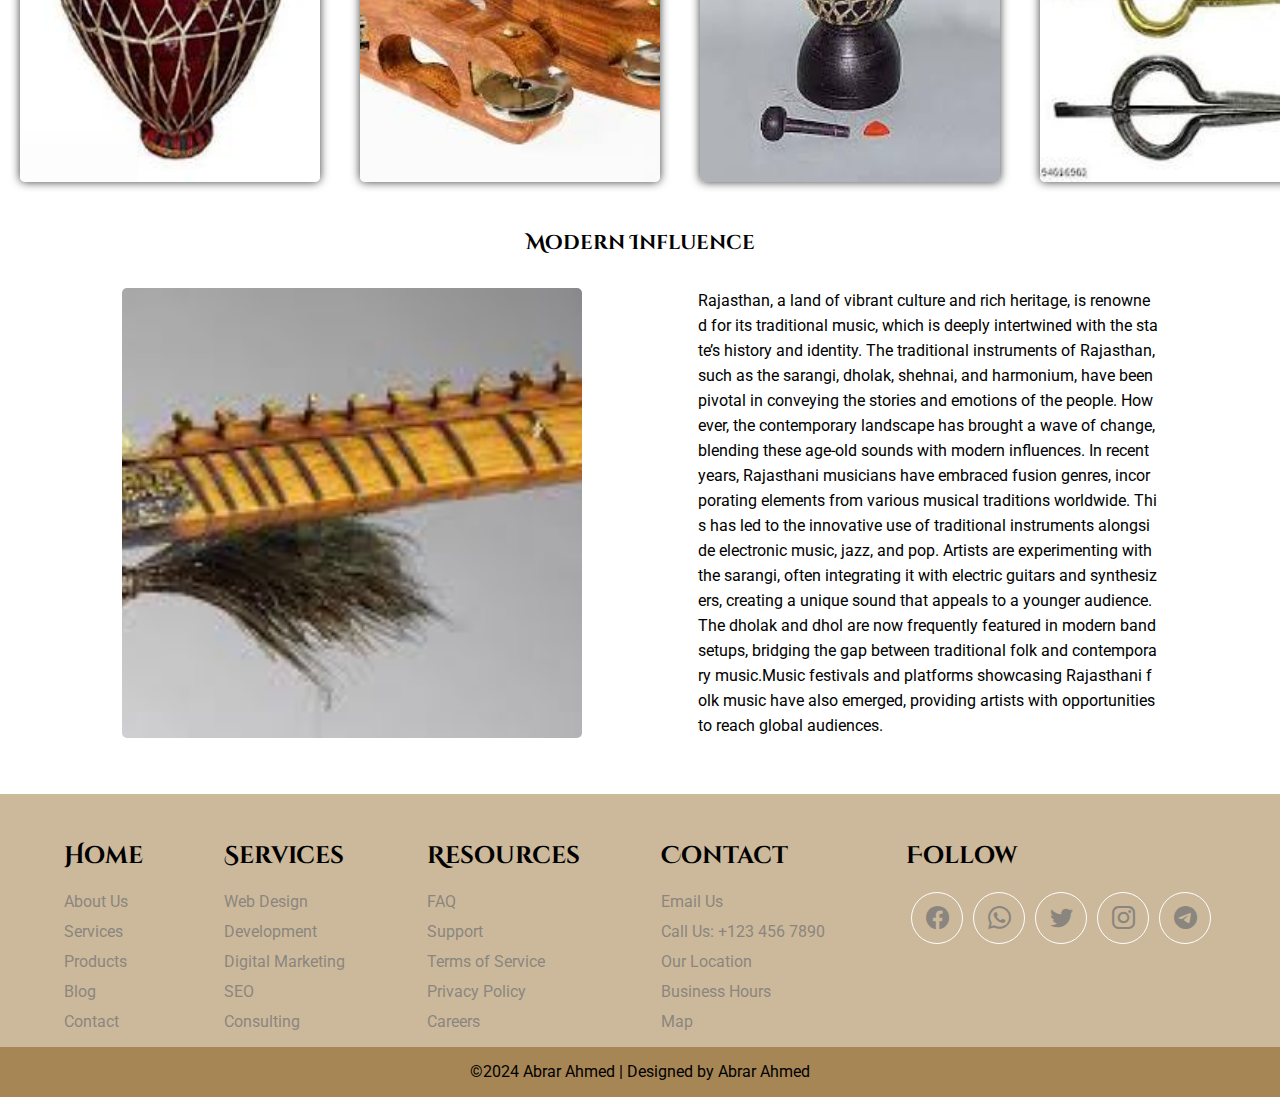
<file: Music.html>
<html lang="en">

<head>
    <link rel="icon" href="logo_img.jpg">
    <meta charset="UTF-8">
    <meta name="viewport" content="width=device-width, initial-scale=1.0">
    <title>Music</title>
    <link rel="stylesheet" href="./style.css">
    <link rel="stylesheet" href="https://cdn.jsdelivr.net/npm/bootstrap-icons@1.11.3/font/bootstrap-icons.min.css">
</head>

<body>
    <!-- header section -->
    <header>
        <nav class="navbar">
            <div class="logo"><img src="logo.gif" alt=""></div>
            <ul class="nav-links">
                <li><a href="./index.html">Home</a></li>
                <li><a href="./dance.html">Dance</a></li>
                <li><a href="./place.html">places</a></li>
                <li><a href="./Music.html" class="active">Music</a></li>
            </ul>
            <div class="burger">
                <div class="line1"></div>
                <div class="line2"></div>
                <div class="line3"></div>
            </div>
            <div class="close" id="close">
                <i class="bi bi-x-lg"></i>
            </div>

        </nav>
    </header>

    <!--Intro section  -->
    <section class="intro">
        <div class="left">
            <img src="music/m1.jpeg" alt="">
        </div>
        <div class="right">
            <div class="heading">
                <h1>Gorbandh</h1>
            </div>
            <div class="info">
                <p>
                    Gorbandh is a traditional Rajasthani folk song often sung during various ceremonies and
                    celebrations, particularly weddings and festivals. It is characterized by its melodic tunes and
                    vibrant rhythms that capture the essence of Rajasthani culture. The lyrics of Gorbandh typically
                    express themes of love, devotion, and the beauty of nature, reflecting the deep emotional
                    connections of the people to their surroundings.

                    The song is usually performed by women, accompanied by traditional instruments such as the dholak,
                    harmonium, and the khuralio. The lively beats and engaging melodies create an atmosphere of joy and
                    festivity, inviting everyone to join in the celebration. The performance often includes graceful
                    dance movements, enhancing the overall experience.
                </p>
            </div>
        </div>

    </section>

    <!--chambal river section  -->
    <section class="intro intro2">
        <div class="right">
            <div class="heading">
                <h1>Dholak</h1>
            </div>
            <div class="info">
                <p>The dholak is a traditional percussion instrument widely used in Rajasthani folk music and various
                    cultural celebrations. It is a two-headed drum made from wood, with one side covered by a thick
                    membrane, typically made from animal skin, while the other side is often left open. The dholak's
                    distinct sound is characterized by a deep bass tone and a sharp, resonant treble, making it a
                    versatile instrument for accompanying dance and song.

                    In Rajasthani culture, the dholak plays a central role in festive occasions, such as weddings,
                    religious ceremonies, and community gatherings. It is often played in pairs, with musicians using
                    their hands to strike the drumheads in rhythmic patterns. The dholak provides the heartbeat of
                    Rajasthani music, driving the tempo and energy of folk dances like Ghoomar and Kalbelia.
                </p>
            </div>
        </div>
        <div class="left">
            <img src="music/i1.jpeg" alt="">
        </div>


    </section>


    <!-- da_cards section -->
    <section class="da_cards">
        <h1>Folk Songs Of Rajasthan</h1>
        <div class="cards">

            <div class="card">
                <div class="up">
                    <img src="music/m2.jpeg" alt="">
                </div>
                <div class="down">
                    <h1>Peepli</h1>
                    <p>
                        The Peepal tree, revered in Indian culture, often finds its place in the heart of Rajasthani
                        folk songs. These songs celebrate the natural beauty and cultural heritage of the region. The
                        melodies are infused with the rhythms of daily life, weaving stories of love, longing, and the
                        bond between nature and the community.</p>
                    <a href="https://rajasthangk.rednotes.in/rajasthan-ke-lokgeet">More...</a>
                </div>
            </div>


            <div class="card">
                <div class="up">
                    <img src="music/m3.jpeg" alt="">
                </div>
                <div class="down">
                    <h1>Kuranja</h1>
                    <p>The song paints vivid pictures of the vast landscapes, where the winds whisper secrets of ancient
                        tales. It reflects the joy and sorrow of everyday life, encapsulating the spirit of the people.
                        The rhythms dance like the twirling skirts of women during festive celebrations, resonating with
                        the heartbeat of the land.</p>
                    <a href="https://rajasthangk.rednotes.in/rajasthan-ke-lokgeet">More...</a>
                </div>
            </div>


            <div class="card">
                <div class="up">
                    <img src="music/m4.jpeg" alt="">
                </div>
                <div class="down">
                    <h1>Lavani</h1>
                    <p>The musical style of Lavani is deeply rooted in classical Indian music, incorporating traditional
                        instruments such as dholki, harmonium, and tabla. The performance often includes expressive
                        dance movements, making it a visually captivating art form. Dancers wear colorful traditional
                        attire, enhancing the festive atmosphere.</p>
                    <a href="https://rajasthangk.rednotes.in/rajasthan-ke-lokgeet">More...</a>
                </div>
            </div>


            <div class="card">
                <div class="up">
                    <img src="music/m5.jpeg" alt="">
                </div>
                <div class="down">
                    <h1>Mumal</h1>
                    <p>Moomal is a beautiful and enchanting folk song from Rajasthan, often associated with the rich
                        cultural heritage of the region. The song tells the tale of Moomal, a legendary princess known
                        for her beauty and grace, and her love story with the brave warrior, Rawal Jaisal.</p>
                    <a href="https://rajasthangk.rednotes.in/rajasthan-ke-lokgeet">More...</a>
                </div>
            </div>


            <div class="card">
                <div class="up">
                    <img src="music/m6.jpeg" alt="">
                </div>
                <div class="down">
                    <h1>Badhawa</h1>
                    <p>
                        Rajasthani folk songs are a vibrant expression of the region’s rich cultural heritage. These
                        songs reflect the traditions, customs, and daily lives of the people of Rajasthan. Characterized
                        by their lively melodies and rhythmic beats, Rajasthani folk music often accompanies dance forms
                        like Ghoomar and Kalbeliya.
                    </p>
                    <a href="https://rajasthangk.rednotes.in/rajasthan-ke-lokgeet">More...</a>
                </div>
            </div>


            <div class="card">
                <div class="up">
                    <img src="music/m7.jpeg" alt="">
                </div>
                <div class="down">
                    <h1>Kaman</h1>
                    <p>Kaman is a beautiful Rajasthani folk song that captures the essence of the region's rich cultural
                        heritage. It often reflects themes of love, longing, and the beauty of nature. The song is
                        characterized by its melodious tunes, lively rhythms, and vibrant lyrics, which tell stories of
                        daily life, festivals, and the celebration of love between couples.</p>
                    <a href="https://rajasthangk.rednotes.in/rajasthan-ke-lokgeet">More...</a>
                </div>
            </div>


            <div class="card">
                <div class="up">
                    <img src="music/m8.jpeg" alt="">
                </div>
                <div class="down">
                    <h1>Sithne</h1>
                    <p>a traditional Rajasthani folk song, captures the essence of the region’s rich culture and
                        heritage. The melody often reflects the themes of love, nature, and daily life in Rajasthan.
                        In the song, the vibrant colors of the desert landscape are brought to life, with references to
                        the golden sands, majestic forts, and the enchanting beauty of the Thar Desert. The lyrics evoke
                        a sense of nostalgia, painting a picture of village life filled with joy and celebration. </p>
                    <a href="https://rajasthangk.rednotes.in/rajasthan-ke-lokgeet">More...</a>
                </div>
            </div>


            <div class="card">
                <div class="up">
                    <img src="music/m9.jpeg" alt="">
                </div>
                <div class="down">
                    <h1>papeya</h1>
                    <p>In the heart of the desert, where the sun kisses the sands,
                        A melody dances through the air, carried by gentle hands.
                        The vibrant colors of the lehenga twirl with grace,
                        As the rhythm of the dhol echoes, bringing smiles to every face.
                        Underneath the shade of the ancient banyan tree,
                        Laughter and stories weave together, setting spirits free.
                        With every note that rises, like the morning dew,
                        The essence of Rajasthan comes alive anew.
                    </p>
                    <a href="https://rajasthangk.rednotes.in/rajasthan-ke-lokgeet">More...</a>
                </div>
            </div>


            <div class="card">
                <div class="up">
                    <img src="music/m10.jpeg" alt="">
                </div>
                <div class="down">
                    <h1>Chirmi</h1>
                    <p>In the vibrant landscapes of Rajasthan, where the golden sands meet the azure skies, the spirit
                        of the land comes alive through its folk music. The song "चिरमी" resonates with the tales of
                        love, longing, and the beauty of everyday life.

                        As the sun sets, casting a warm glow over the desert, the melodies weave through the air.</p>
                    <a href="https://rajasthangk.rednotes.in/rajasthan-ke-lokgeet">More...</a>
                </div>
            </div>

        </div>
    </section>


    <!-- item-section -->
    <section class="item">
        <div class="heading">
            <h1>Traditional Instruments</h1>
        </div>
        <div class="container">
            <div class="cards" id="cards">

                <div class="card">
                    <img src="music/i2.jpeg" alt="">
                    <div class="content">
                        <h2>Dhol</h2>
                        <p>The Dhol is a traditional percussion instrument widely used in Rajasthani folk music. It is
                            known for its powerful sound and rhythmic beats, which play a vital role in celebrations,
                            festivals, and cultural events. The Dhol is typically made from a cylindrical wooden body
                            covered with animal skin on both ends.In Rajasthani music, the Dhol is often played in
                            conjunction with other instruments like the Nagada, Morchang. </p>
                        <a href="https://www.lonemountain-art.com/India/instruments.pdf">More..</a>
                    </div>
                </div>

                <div class="card">
                    <img src="music/i3.jpeg" alt="">
                    <div class="content">
                        <h2>Khartal</h2>
                        <p>Khartal, a traditional Rajasthani musical instrument, is known for its vibrant sound and
                            rhythmic charm. It is a pair of wooden clappers, often made of polished wood or bamboo,
                            played by striking them together. The Khartal is primarily used in folk music and dances,
                            enhancing the festive atmosphere of cultural events in Rajasthan.
                        </p>
                        <a href="https://www.lonemountain-art.com/India/instruments.pdf">More..</a>
                    </div>
                </div>
                <div class="card">
                    <img src="music/i4.jpeg" alt="">
                    <div class="content">
                        <h2>Bhapang</h2>
                        <p>Bhapang, a traditional musical instrument from Rajasthan, embodies the rich cultural heritage
                            of the region. This unique instrument consists of a resonator made from a gourd, attached to
                            a long bamboo stick. The sound produced is distinct and melodious, often used in folk songs
                            and dances during festive occasions.</p>
                        <a href="https://www.lonemountain-art.com/India/instruments.pdf">More..</a>
                    </div>
                </div>
                <div class="card">
                    <img src="music/i5.jpeg" alt="">
                    <div class="content">
                        <h2>Morchang</h2>
                        <p>The Morchang, also known as the "morchang" or "morchang," is a traditional Rajasthani musical
                            instrument that belongs to the category of jaw harps. This unique instrument is made of a
                            flexible metal tongue set in a frame. When the player plucks the tongue, it vibrates and
                            produces a resonant sound that is both captivating and rhythmic.</p>
                        <a href="https://www.lonemountain-art.com/India/instruments.pdf">More..</a>
                    </div>
                </div>
                <div class="card">
                    <img src="music/i6.jpeg" alt="">
                    <div class="content">
                        <h2>Tabla</h2>
                        <p>JThe tabla, a prominent percussion instrument, plays a vital role in Rajasthani traditional
                            music. Known for its intricate rhythms and vibrant sounds, it consists of two hand-played
                            drums: the smaller drum, called the "dayan," is played with the dominant hand, while the
                            larger drum, the "bayan," is played with the other hand. The dayan is typically made from
                            wood, producing a higher pitch, while the bayan is usually made of metal or clay, creating a
                            deeper sound.</p>
                        <a href="https://www.lonemountain-art.com/India/instruments.pdf">More..</a>
                    </div>
                </div>
                <div class="card">
                    <img src="music/i7.jpg" alt="">
                    <div class="content">
                        <h2>Ektara</h2>
                        <p>Ektara, a traditional Rajasthani instrument, holds a special place in the rich cultural
                            heritage of Rajasthan. This single-stringed instrument is typically made from materials such
                            as wood, bamboo, and animal skin. The Ektara is known for its simple yet captivating sound,
                            which resonates deeply with the spirit of folk music in the region.</p>
                        <a href="https://www.lonemountain-art.com/India/instruments.pdf">More..</a>
                    </div>
                </div>
                <div class="card">
                    <img src="music/i8.jpeg" alt="">
                    <div class="content">
                        <h2>Manjira</h2>
                        <p>
                            Manjira, also known as “manjeera” or “manjira,” is a traditional Rajasthani musical
                            instrument that holds a significant place in the rich cultural heritage of the region.
                            Typically made of brass or copper, manjira consists of two small, circular cymbals that are
                            played by striking them together. This instrument is often used in various folk
                            performances, devotional songs, and dances, adding a distinct rhythm and charm to the music.
                        </p>
                        <a href="https://www.lonemountain-art.com/India/instruments.pdf">More..</a>
                    </div>
                </div>
                <div class="card">
                    <img src="music/i9.jpeg" alt="">
                    <div class="content">
                        <h2>Murla</h2>
                        <p>Murla is a traditional Rajasthani wind instrument made from a single piece of bamboo or wood,
                            resembling a flute. It is known for its distinctive sound and is often used in folk music,
                            especially during festive occasions and celebrations. The Murla is played by blowing into
                            one end while covering and uncovering finger holes to produce various notes.</p>
                        <a href="https://www.lonemountain-art.com/India/instruments.pdf">More..</a>
                    </div>
                </div>
                <div class="card">
                    <img src="music/i10.jpeg" alt="">
                    <div class="content">
                        <h2>Harmonium</h2>
                        <p>The harmonium, a key instrument in Rajasthani music, blends beautifully into the region's
                            vibrant cultural tapestry. Originating from Europe, the harmonium was introduced to India in
                            the 19th century and quickly became integral to various musical traditions, including those
                            of Rajasthan.
                            With its distinct sound produced by air flowing through reeds, the harmonium adds depth and
                            richness to folk songs. </p>
                        <a href="https://www.lonemountain-art.com/India/instruments.pdf">More..</a>
                    </div>
                </div>

            </div>
            <div class="move">
                <i class="bi bi-arrow-left-circle-fill" id="left_icon"></i>
                <i class="bi bi-arrow-right-circle-fill" id="right_icon"></i>

            </div>
        </div>
    </section>

    <section class="jewelrys">
        <h2>Modern Influence</h2>
        <div class="side">
            <div class="jewelry jewelry2">
            </div>
            <div class="info">
                <p>
                    Rajasthan, a land of vibrant culture and rich heritage, is renowned for its traditional music, which
                    is deeply intertwined with the state’s history and identity. The traditional instruments of
                    Rajasthan, such as the sarangi, dholak, shehnai, and harmonium, have been pivotal in conveying the
                    stories and emotions of the people. However, the contemporary landscape has brought a wave of
                    change, blending these age-old sounds with modern influences.

                    In recent years, Rajasthani musicians have embraced fusion genres, incorporating elements from
                    various musical traditions worldwide. This has led to the innovative use of traditional instruments
                    alongside electronic music, jazz, and pop. Artists are experimenting with the sarangi, often
                    integrating it with electric guitars and synthesizers, creating a unique sound that appeals to a
                    younger audience. The dholak and dhol are now frequently featured in modern band setups, bridging
                    the gap between traditional folk and contemporary music.Music festivals and platforms showcasing
                    Rajasthani folk music have also emerged, providing artists with opportunities to reach global
                    audiences.</p>
            </div>
        </div>
    </section>





    <!-- footer section -->
    <footer>
        <div class="foot">
            <li>
                <h1>Home</h1>
                <a href="#about">About Us</a>
                <a href="#services">Services</a>
                <a href="#products">Products</a>
                <a href="#blog">Blog</a>
                <a href="#contact">Contact</a>
            </li>
            <li>
                <h1>Services</h1>
                <a href="#web-design">Web Design</a>
                <a href="#development">Development</a>
                <a href="#marketing">Digital Marketing</a>
                <a href="#seo">SEO</a>
                <a href="#consulting">Consulting</a>
            </li>
            <li>
                <h1>Resources</h1>
                <a href="#faq">FAQ</a>
                <a href="#support">Support</a>
                <a href="#terms">Terms of Service</a>
                <a href="#privacy">Privacy Policy</a>
                <a href="#careers">Careers</a>
            </li>
            <li>
                <h1>Contact</h1>
                <a href="mailto:info@yourwebsite.com">Email Us</a>
                <a href="tel:+1234567890">Call Us: +123 456 7890</a>
                <a href="#location">Our Location</a>
                <a href="#hours">Business Hours</a>
                <a href="#map">Map</a>
            </li>

            <li class="icon">
                <h1>Follow</h1>
                <div class="icons">
                    <a href="#"><i class="bi bi-facebook"></i></a>
                    <a href="#"><i class="bi bi-whatsapp"></i></a>
                    <a href="#"><i class="bi bi-twitter"></i></a>
                    <a href="#"><i class="bi bi-instagram"></i></a>
                    <a href="#"><i class="bi bi-telegram"></i></a>
                </div>
            </li>
        </div>
        <div class="copy_right">
            <p>&copy;2024 Abrar Ahmed | Designed by Abrar Ahmed</p>
        </div>

    </footer>




    <script src="./script.js"></script>
</body>

</html>
</file>
<file: style.css>
@import url('https://fonts.googleapis.com/css2?family=Cinzel+Decorative:wght@400;700;900&family=Poppins:wght@100;200;300;400;500;600;700;800;900&family=Roboto:wght@100;300;400;500;700;900&display=swap');
@import url('https://fonts.googleapis.com/css2?family=Cinzel+Decorative:wght@400;700;900&family=Poppins:wght@100;200;300;400;500;600;700;800;900&family=Roboto:wght@100;300;400;500;700;900&display=swap');

body {
    margin: 0;
    font-family: "Roboto", "Lora";
    user-select: none;
    /*for not select anyone content in website*/
    /* overflow: hidden; */
}

a {
    text-decoration: none;
}

h1 {
    font-family: "Cinzel Decorative", "Dancing Script";
    font-size: 24px;
}

h2 {
    font-family: "Cinzel Decorative", "Dancing Script";
    font-size: 20px;
}

h4 {
    font-family: "Cinzel Decorative", "Dancing Script";
    font-size: 18px;
}

h6 {
    font-family: "Cinzel Decorative", "Dancing Script";
    font-size: 16px;
}

header {
    width: 100%;
    height: 80px;
    position: fixed;
    left: 0;
    top: 0;
    right: 0;
    bottom: 0;
    z-index: 999;
}
header .logo{
    width: 50px;
}
header .logo img{
    width: 100%;
    border-radius: 50%;
}
header .navbar {
    width: 100%;
    height: 100%;
    display: flex;
    justify-content: space-between;
    align-items: center;
    background-color: #E3E6F3;
    /* padding: 10px 20px; */
}

.logo {
    color: #D7AF72;
    font-size: 24px;
    padding-left: 30px;
}

.nav-links {
    list-style: none;
    display: flex;
    padding-right: 20px;
}



.nav-links li {
    margin-left: 20px;
}

.nav-links a {
    color: #D7AF72;
    text-decoration: none;
    font-size: 18px;
    position: relative;
}

header .close {
    color: #D7AF72;
    text-decoration: none;
    font-size: 20px;
}

.burger {
    display: none;
    cursor: pointer;
}


.burger div {
    width: 25px;
    height: 3px;
    background-color: #D7AF72;
    margin: 5px;
}

header .close {
    display: none;
}

.nav-links a:hover,
.nav-links a.active {
    color: #088178;
    transition: 0.3s ease;
}

.nav-links a.active::after,
.nav-links a:hover::after {
    content: "";
    width: 70%;
    height: 2px;
    background: #088178;
    position: absolute;
    bottom: -4px;
    left: 0;
    transition: 0.3s ease
}



.intro {
    margin-top: 90px;
    width: 100%;
    height: 100%;
    display: flex;
    justify-content: space-between;
    animation: slideBottm 2s ease forwards;
}

.intro .left,
.right {
    width: 40%;
    margin: 20px 60px;
    /* border: 1px solid #000; */
}


.left img {
    width: 100%;
    height: 100%;
    border-radius: 25px 15px;
    transition: 1s linear;
}

.left img:hover {
    transform: scale(0.9);
    border-radius: 15px 25px;
}

.right .heading {
    width: auto;
}

.right .heading h1 {
    transition: 0.3s linear;
}

.right:hover .heading h1 {
    text-decoration: line-through;
    color: rgb(152, 192, 157, .6);
}

.right .info {
    line-height: 25px;
    word-break: break-all;
}

.right .info p {
    font-size: 16px;
    color: rgb(152, 152, 152);
}

/* item section */
.item {
    width: 100%;
    height: auto;
    /* animation: slideRight 2s ease forwards; */
}

.item .container {
    width: 100%;
    height: auto;
    position: relative;
}

.item .heading {
    text-align: center;
}

.item .heading h1 {
    font-size: 20px;
    font-weight: 500;
}

.item .container .cards {
    width: 100%;
    height: auto;
    display: flex;
    align-items: center;
    overflow: auto;
}

.item .container .cards::-webkit-scrollbar {
    display: none;
}


.item .container .card {
    width: 100%;
    height: auto;
    position: relative;
    margin: 30px 20px;
}

.item .container .card img {
    width: 300px;
    height: 300px;
    transition: .2s ease-in-out;
    border-radius: 5px;
    box-shadow: 0px 0px 10px rgba(12, 9, 9, 0.796);
    aspect-ratio: 5/4;
    object-fit: fill;
}

.item .container .card .content {
    width: 90%;
    position: absolute;
    top: 0px;
    left: 10px;
    display: none;
    justify-content: end;
    align-items: center;
    flex-direction: column;
    transition: .3s linear;
    word-break: break-all;
    line-height: 20px;
}

.item .container .card:hover .content {
    display: flex;
    transform: scale(1.1);
}

.item .container .card:hover img {
    display: flex;
    filter: grayscale(50%);
    transform: scale(1.1);
    filter: blur(2px);
    filter: brightness(50%);
}

.item .container .card .content h2 {
    color: #fff;
    font-weight: 300;
    font-size: 18px;
}

.item .container .card .content p {
    color: #fff;
    font-weight: 500;
    font-size: 14px;
}

.item .container .card .content a {
    text-decoration: underline;
    font-size: 16px;
    color: #D7AF72;
    transition: .3s linear;
}


.item .container .move {
    display: flex;
    justify-content: space-between;
    align-items: flex-end;
    position: absolute;
    top: -20px;
    left: 50px;
}

.item .container .move i {
    font-size: 30px;
    margin-right: 20px;
}


/* form section */

.form {
    margin-top: 30px;
    width: 100%;
    height: 500px;
    /* border: 1px solid #000; */
    display: flex;
    /* background-image: url(./Home/form_bg.jpg); */
    background-repeat: no-repeat;
    background-size: cover;
    background-position: top 25% right 0%;
    /* animation: slideLeft 2s ease forwards; */
}

.form .img_side,
.form .form_side {
    margin: auto;
    width: 40%;
    height: 400px;
    /* border: 1px solid #000; */
    display: flex;
    justify-content: flex-start;
    align-items: center;
    flex-direction: column;
}

.form .img_side img {
    width: 100%;
    height: 100%;
    border: none;
    outline: none;
    border-radius: 10px;
}

.form .form_side {
    backdrop-filter: blur(3000px);
    border: #088178;
    border-radius: 10px;
    box-shadow: 10px 10px 10px rgba(186, 183, 183, 0.622),
        -10px -10px 10px rgba(186, 183, 183, 0.622);
}

.form .form_side h4 {
    margin-top: 0;
}

.form form {
    width: 90%;
}

.form .form-group {
    margin-bottom: 10px;
}

.form label {
    display: inline;
    margin-bottom: 5px;
}

.form input[type="text"],
.form input[type="email"],
.form textarea {
    width: 100%;
    padding: 10px;
    background-color: #E3E6F3;
    border: #e1e1e1;
    resize: none;
    border-radius: 5px;
    color: #222;
    outline: none;
}

.form input[type="text"]:hover,
.form input[type="email"]:hover,
.form textarea:hover {
    box-shadow: 5px 5px 10px rgba(186, 183, 183, 0.622),
        -5px -5px 10px rgba(186, 183, 183, 0.622);
}

.form button {
    padding: 12px 20px;
    border-radius: 5px;
    background-color: #ccb89a;
    color: white;
    border: none;
    cursor: pointer;
    transition: .3s ease-in-out;
}

.form button:hover {
    background-color: #a78655;
}


/* footer section */
footer {
    width: 100%;
    height: auto;
    background-color: #ccb89a;
    margin-top: 40px;
}

footer .foot {
    width: 90%;
    height: auto;
    margin: auto;
    display: flex;
    justify-content: space-between;
    align-items: flex-start;
}

footer .foot li {
    margin-top: 30px;
    display: flex;
    justify-content: center;
    align-items: flex-start;
    flex-direction: column;
    list-style: none;
    line-height: 30px;
}

footer .foot li a {
    color: rgb(120, 120, 120, .8);
    transition: .3s linear;
}

footer .foot li a:hover {
    color: #222;
}

footer .foot .icon a {
    display: flex;
    justify-content: center;
    align-items: center;
    border-radius: 50%;
    margin: 5px;
    border: 1px solid #fff;
    width: 50px;
    height: 50px;
    transition: .3s linear;
}

footer .foot .icon a:nth-child(1):hover {
    background-color: #1877F2;
    color: #fff;
    border: 1px solid #1877F2;
}

footer .foot .icon a:nth-child(2):hover {
    background-color: #075E54;
    color: #fff;
    border: 1px solid #075E54;
}

footer .foot .icon a:nth-child(3):hover {
    background-color: #1DA1F2;
    color: #fff;
    border: 1px solid #1DA1F2;
}

footer .foot .icon a:nth-child(4):hover {
    background-color: #FCAF45;
    color: #fff;
    border: 1px solid #FCAF45;
}

footer .foot .icon a:nth-child(5):hover {
    background-color: #0088cc;
    color: #fff;
    border: 1px solid #0088cc;
}

footer .foot .icons {
    display: flex;
    justify-content: center;
    align-items: center;
    flex-wrap: wrap;

}

footer .foot .icon i {
    font-size: 23px;
}

.copy_right {
    margin-top: 10px;
    width: 100%;
    height: 50px;
    background-color: #a78655;
    display: flex;
    justify-content: center;
    align-items: center;
}

/* Dance Page */
.da_cards {
    width: 100%;
    height: auto;
    text-align: center;
    /* animation: slideTop 2s ease forwards; */

}

.da_cards h1 {
    font-size: 22px;
    font-weight: 400;
}

.da_cards .cards {
    margin: auto;
    display: flex;
    width: 90%;
    justify-content: space-around;
    flex-wrap: wrap;

}

.da_cards .card {
    margin: 10px;
    width: 27%;
    height: 300px;
    display: flex;
    box-shadow: 0px 0px 10px #9e9e9e;
    flex-direction: column;
    transition: .5s linear;
    position: relative;
}

.da_cards .card:hover {
    box-shadow: 0px 2px 8px rgb(156, 156, 156, .4)
}

.da_cards .card:hover .down {
    display: unset;
}

.da_cards .card .down p {
    color: #fff;
}

.da_cards .card .down a {
    text-decoration: none;
    color: #1DA1F2;
}

.da_cards .card:hover .up img {
    filter: brightness(30%);
    /* filter: grayscale(20px); */
    filter: blur(2px);
}

.da_cards .card .up {
    width: 100%;
    height: 100%;
}

.da_cards .card .up img {
    width: 100%;
    height: 100%;
    border-radius: 5px;
    transition: .3s linear;
}

.da_cards .card .down h1 {
    color: #fff;
    font-weight: 300;
    font-size: 18px;
}

.da_cards .card .down {
    position: absolute;
    width: 100%;
    height: 100%;
    display: none;
    transition: .3s linear;
    align-items: center;
    justify-content: center;
    flex-direction: column;
}

.da_cards .card .down video {
    width: 100%;
    height: 100%;
}

.jewelrys {
    width: 100%;
    display: flex;
    justify-content: center;
    align-items: center;
    flex-direction: column;
}

.jewelrys .side {
    width: 90%;
    display: flex;
    justify-content: space-around;
    align-items: center;

}

.jewelrys .side .jewelry {
    background-image: url(./dance/j1.webp);
    background-repeat: no-repeat;
    background-size: cover;
    background-position: center;
    width: 40%;
    height: 450px;
    border-radius: 5px;
    transition: .3s linear;
    animation: Image 20s ease-in infinite;
    animation-delay: 2s;
}

.jewelrys .side .jewelry2 {
    background-image: url(./music/mi1.jpeg);
    background-repeat: no-repeat;
    background-size: cover;
    background-position: center;
    width: 40%;
    height: 450px;
    border-radius: 5px;
    transition: .3s linear;
    animation: Image2 20s ease-in infinite;
    animation-delay: 2s;
}

.jewelrys .side .info {
    width: 40%;
    height: 100%;
    word-break: break-all;
    line-height: 25px;
}

.jewelrys .side .info p {
    font-weight: 16px;
}

@keyframes Image {
    0% {
        background-image: url(./dance/j1.webp);
    }

    20% {
        background-image: url(./dance/j2.webp);
    }

    40% {
        background-image: url(./dance/j3.jpg);

    }

    60% {
        background-image: url(./dance/j4.jpg);
    }

    80% {
        background-image: url(./dance/j5.jpeg);
    }

    100% {
        background-image: url(./dance/j6.jpeg);
    }

}

@keyframes Image2 {
    0% {
        background-image: url(./music/mi1.jpeg);
    }

    20% {
        background-image: url(./music/mi2.jpeg);
    }

    40% {
        background-image: url(./music/mi3.jpeg);

    }

    60% {
        background-image: url(./music/mi4.jpeg);
    }

    80% {
        background-image: url(./music/mi5.jpeg);
    }

    100% {
        background-image: url(./music/mi6.jpeg);
    }

}


.information {
    display: flex;
    justify-content: center;
    align-items: center;
    flex-direction: column;
    width: 100%;
    height: 100%;
    margin-top: 60px;
}

.information .sub {
    width: 90%;
    height: 100%;
    display: flex;
    justify-content: space-between;
    align-items: center;
}

.information .sub .video,
.information .sub .content {
    width: 40%;
    word-break: break-all;
}

.information .sub .video iframe {
    width: 100%;
    border-radius: 5px;
}

.information .sub .content {
    line-height: 20px;
}


/* media querys */
@media screen and (max-width: 768px) {

    /* intro section */
    .intro {
        flex-direction: column;
    }

    .intro .left,
    .right {
        width: 100%;
        margin: 10px 10px;
        word-break: break-all;
    }

    .intro2 {
        margin-top: 200px;
        margin-bottom: 200px;
    }

    .form {
        margin-top: 80px;
    }

    footer .foot {
        width: 100%;
        flex-wrap: wrap;
    }

    .da_cards .card {
        width: 45%;
    }
}


@media screen and (max-width: 576px) {
    .nav-links {
        position: fixed;
        right: 0;
        top: 64px;
        background: rgba(255, 255, 255, 0.3);
        backdrop-filter: blur(10px);
        display: none;
        flex-direction: column;
        justify-content: space-evenly;
        padding-bottom: 10px;
        align-items: center;
        width: 30%;
        height: 100%;
        transition: 3s ease;
    }

    .nav-links li {
        flex-direction: column;
        justify-content: center;
        align-items: center;
    }

    .nav-links.active {
        display: flex;
        transition: 3s ease;
    }

    .burger {
        display: block;
    }

    .close {
        display: unset;
        position: fixed;
        top: 15px;
        right: 25px;
    }

    /* intro section */
    .intro {
        flex-direction: column;
    }

    .intro .left,
    .right {
        width: 100%;
        /* margin: 10px 10px; */
        word-break: break-all;
    }

    .intro2 {
        margin-top: 200px;
        margin-bottom: 200px;
    }

    .form {
        flex-direction: column;
        margin-top: 100px;
    }

    .form .img_side,
    .form .form_side {
        margin: 0;
        width: 100%;
        height: auto;
        margin-bottom: 40px;
    }

    footer {
        margin-top: 50px;
    }

    footer .foot {
        width: 100%;
        margin: 0;
        flex-direction: column;
        justify-content: center;
        align-items: center;
    }

    /* Dance Page */

    .da_cards .cards {
        width: 100%;
        flex-wrap: nowrap;
        flex-direction: column;
    }

    .da_cards .card {
        margin: 10px;
        width: 100%;
    }

    .jewelrys .side {
        width: 100%;
        flex-direction: column;
    }

    .hm {
        margin-top: 230px;
    }


    .jewelrys .side .jewelry,
    .jewelrys .side .info {
        width: 100%;
    }

    .information .sub {
        width: 100%;
        flex-direction: column;
    }

    .information .sub .video,
    .information .sub .content {
        width: 90%;
        word-break: break-all;
    }

    .information .sub .content {
        margin-bottom: 50px;
    }

}




@keyframes slideTop {
    0% {
        opacity: 0;
        transform: translateY(100px);
    }

    100% {
        opacity: 1;
        transform: translateY(0);
    }
}


@keyframes slideRight {
    0% {
        opacity: 0;
        transform: translateX(-100px);
    }

    100% {
        opacity: 1;
        transform: translateX(0);
    }
}

@keyframes slideLeft {
    0% {
        opacity: 0;
        transform: translateX(100px);
    }

    100% {
        opacity: 1;
        transform: translateX(0);
    }
}


@keyframes slideBottm {
    0% {
        opacity: 0;
        transform: translateY(-100px);
    }

    100% {
        opacity: 1;
        transform: translateY(0);
    }
}

@keyframes zoomIn {
    0% {
        opacity: 0;
        transform: scale(0);
    }

    100% {
        opacity: 1;
        transform: scale(1);
    }
}
</file>
